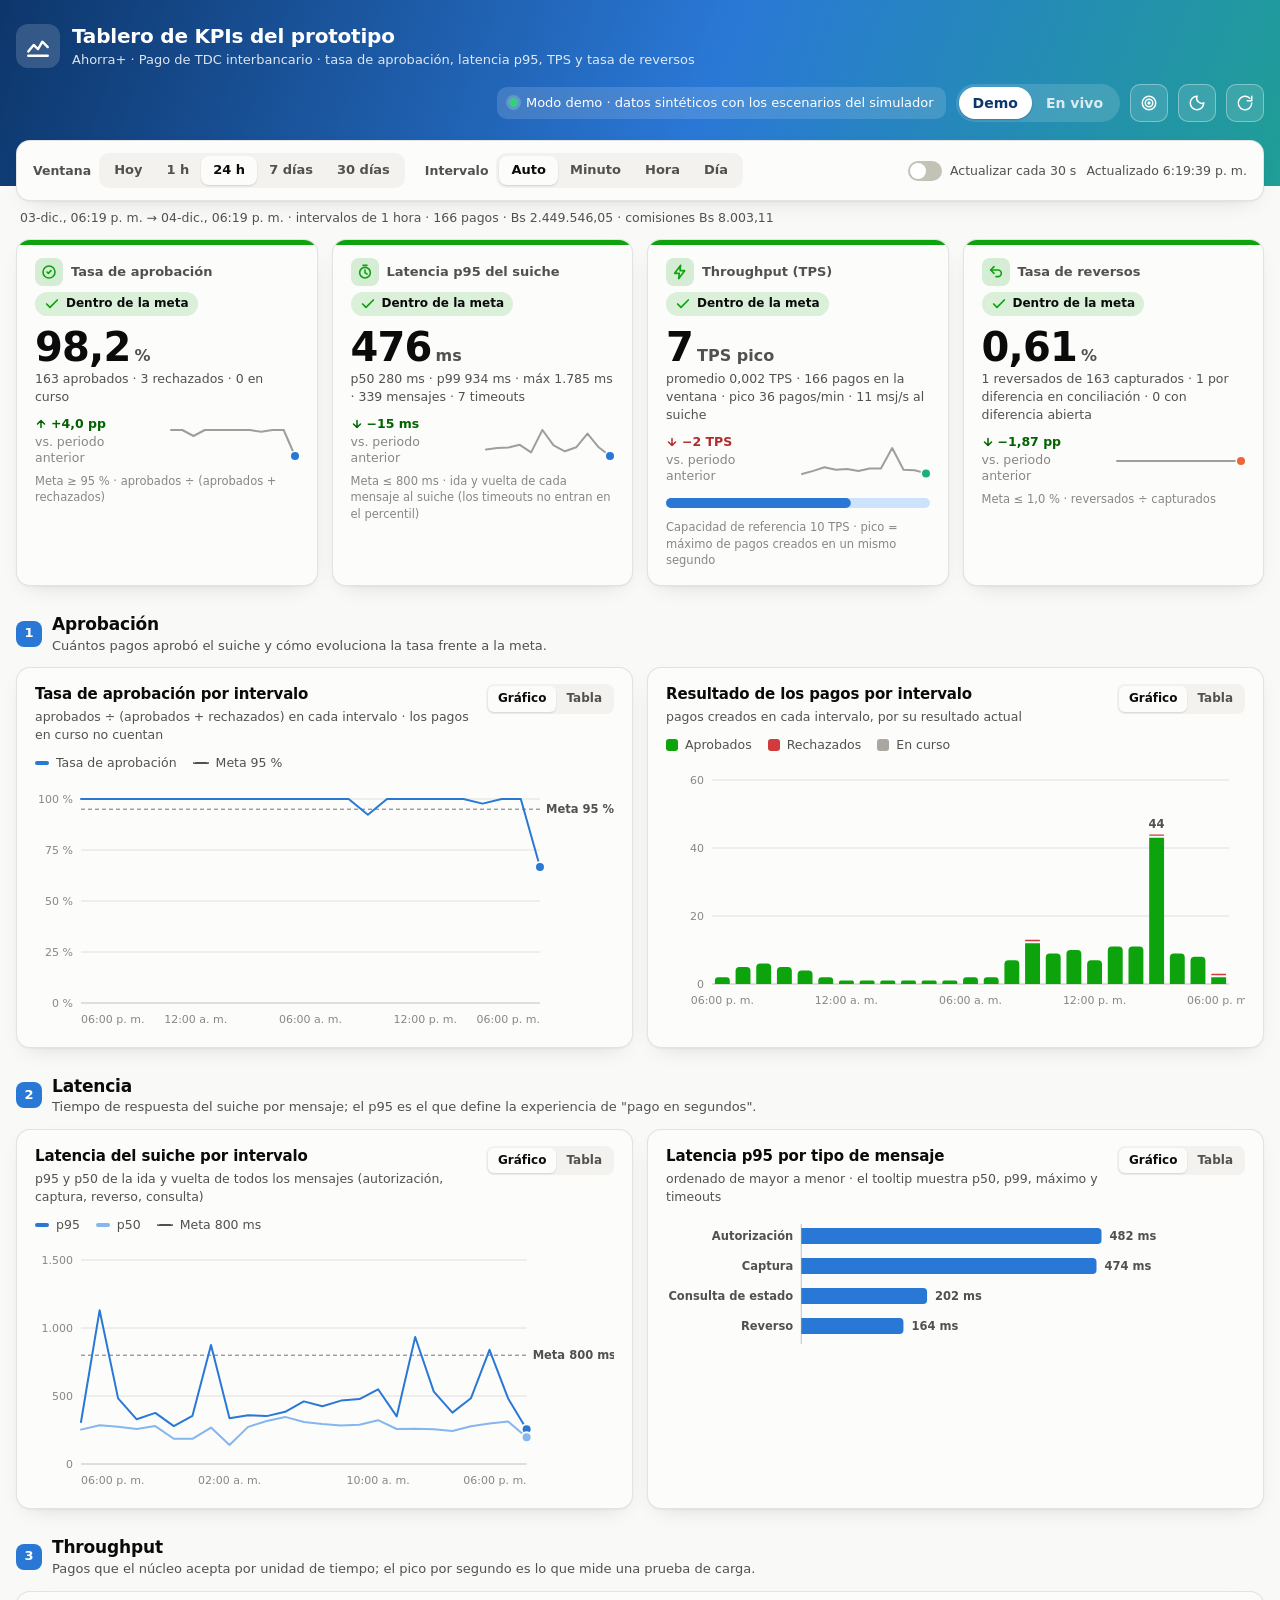
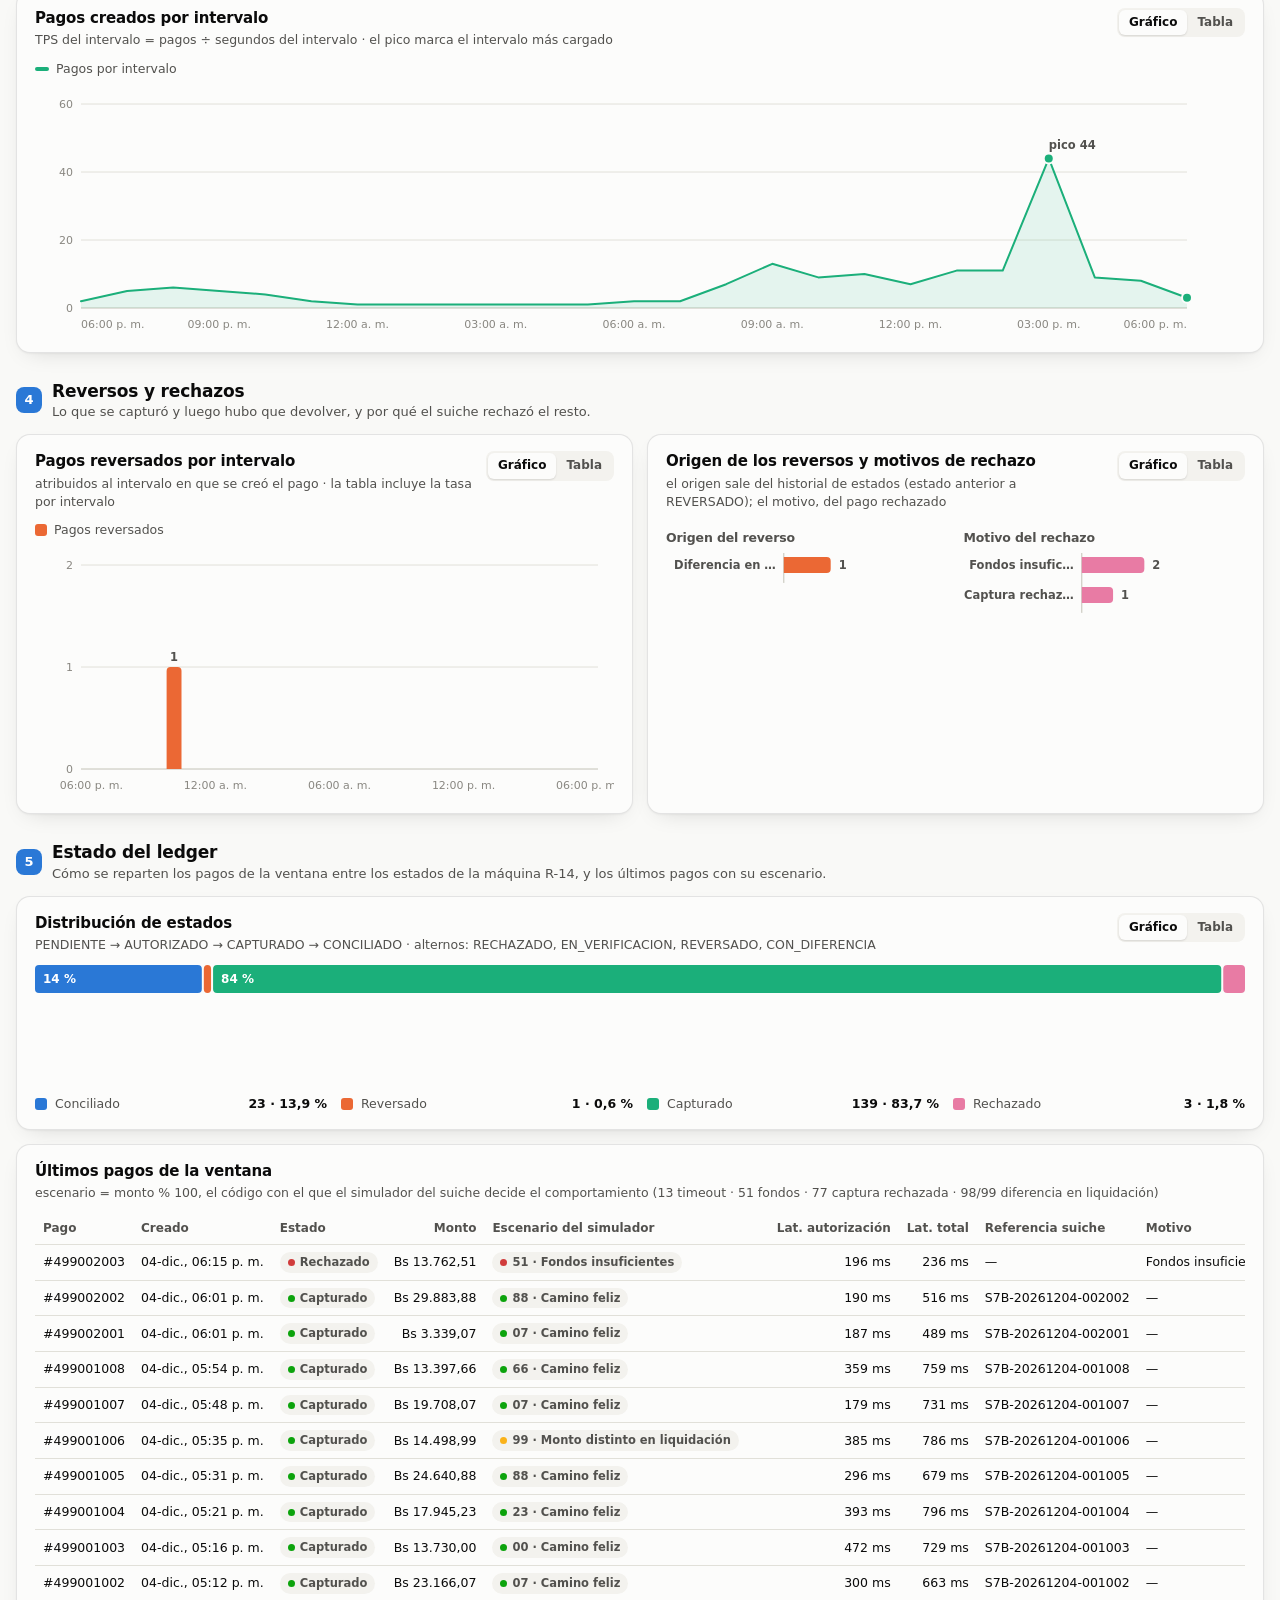
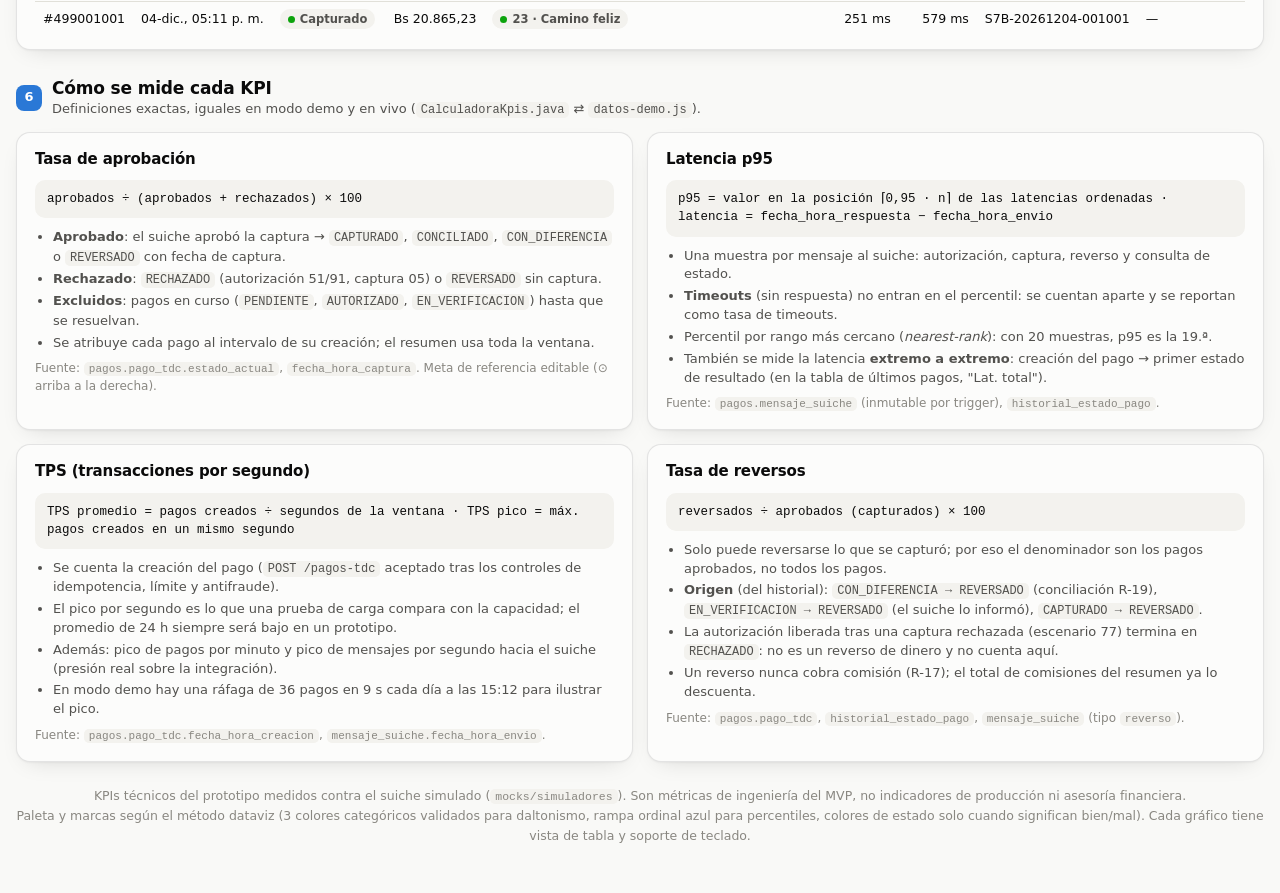
<file: tablero-kpis/index.html>
<!doctype html>
<html lang="es">
<head>
  <meta charset="utf-8">
  <meta name="viewport" content="width=device-width, initial-scale=1">
  <title>Tablero de KPIs · Ahorra+</title>
  <meta name="description" content="KPIs técnicos medidos en el prototipo de Ahorra+: tasa de aprobación, latencia p95, TPS y tasa de reversos del pago de TDC contra el suiche.">
  <link rel="stylesheet" href="estilos.css">
</head>
<body>
  <header class="banda">
    <div class="interior">
      <div class="marca">
        <div class="logo" aria-hidden="true">
          <svg width="26" height="26" viewBox="0 0 24 24" fill="none" stroke="#fff" stroke-width="2.2" stroke-linecap="round" stroke-linejoin="round"><path d="M3 17l5-6 4 4 4-7 5 5"/><path d="M3 21h18"/></svg>
        </div>
        <div>
          <h1>Tablero de KPIs del prototipo</h1>
          <p>Ahorra+ · Pago de TDC interbancario · tasa de aprobación, latencia p95, TPS y tasa de reversos</p>
        </div>
      </div>
      <div class="derecha">
        <div class="estado-fuente" aria-live="polite"><span class="punto" id="punto-fuente"></span><span id="texto-fuente">Cargando…</span></div>
        <div class="segmentado" id="modo" role="group" aria-label="Fuente de datos">
          <button type="button" data-valor="demo" aria-pressed="true">Demo</button>
          <button type="button" data-valor="vivo" aria-pressed="false">En vivo</button>
        </div>
        <button type="button" class="boton-icono" id="abrir-metas" title="Metas de referencia" aria-label="Editar metas de referencia">
          <svg width="18" height="18" viewBox="0 0 24 24" fill="none" stroke="currentColor" stroke-width="2" stroke-linecap="round"><circle cx="12" cy="12" r="9"/><circle cx="12" cy="12" r="5"/><circle cx="12" cy="12" r="1.2" fill="currentColor"/></svg>
        </button>
        <button type="button" class="boton-icono" id="tema" title="Cambiar tema claro/oscuro" aria-label="Cambiar tema claro/oscuro">
          <svg width="18" height="18" viewBox="0 0 24 24" fill="none" stroke="currentColor" stroke-width="2" stroke-linecap="round"><path d="M12 3a9 9 0 1 0 9 9 7 7 0 0 1-9-9z"/></svg>
        </button>
        <button type="button" class="boton-icono" id="actualizar" title="Actualizar ahora" aria-label="Actualizar ahora">
          <svg width="18" height="18" viewBox="0 0 24 24" fill="none" stroke="currentColor" stroke-width="2" stroke-linecap="round" stroke-linejoin="round"><path d="M21 12a9 9 0 1 1-2.6-6.4"/><path d="M21 3v6h-6"/></svg>
        </button>
      </div>
    </div>
  </header>

  <main class="contenido">
    <!-- panel de conexión al núcleo (modo en vivo) -->
    <section class="tarjeta panel-vivo" id="panel-vivo" aria-label="Conexión al núcleo">
      <form id="form-vivo">
        <div class="campo"><label for="url-nucleo">URL del núcleo (Spring Boot)</label><input id="url-nucleo" type="url" placeholder="http://localhost:8080" required></div>
        <div class="campo"><label for="correo">Correo corporativo del operador</label><input id="correo" type="email" value="admin@ahorramas.test" autocomplete="username" required></div>
        <div class="campo"><label for="clave">Clave</label><input id="clave" type="password" value="demo" autocomplete="current-password" required></div>
        <button class="boton" type="submit">Conectar y medir</button>
      </form>
      <div class="ayuda">
        <span>Operadores semilla (clave <code>demo</code>):</span>
        <button type="button" class="boton secundario pequeno acceso-rapido" data-correo="admin@ahorramas.test">admin</button>
        <button type="button" class="boton secundario pequeno acceso-rapido" data-correo="conciliacion@ahorramas.test">conciliacion</button>
        <button type="button" class="boton secundario pequeno acceso-rapido" data-correo="soporte@ahorramas.test">soporte</button>
        <span>· Lee <code>GET /api/v1/backoffice/kpis</code>, calculado sobre <code>pagos.pago_tdc</code>, <code>historial_estado_pago</code> y <code>mensaje_suiche</code>.</span>
        <span class="mensaje-error" id="error-vivo" role="alert"></span>
      </div>
    </section>

    <!-- una sola fila de filtros: todo lo de abajo se calcula sobre la misma ventana -->
    <section class="tarjeta filtros" aria-label="Filtros">
      <div class="grupo"><span>Ventana</span>
        <div class="pastillas" id="rango" role="group" aria-label="Ventana de tiempo">
          <button type="button" data-valor="hoy">Hoy</button>
          <button type="button" data-valor="1h">1 h</button>
          <button type="button" data-valor="24h">24 h</button>
          <button type="button" data-valor="7d">7 días</button>
          <button type="button" data-valor="30d">30 días</button>
        </div>
      </div>
      <div class="grupo"><span>Intervalo</span>
        <div class="pastillas" id="bucket" role="group" aria-label="Granularidad">
          <button type="button" data-valor="auto">Auto</button>
          <button type="button" data-valor="minuto">Minuto</button>
          <button type="button" data-valor="hora">Hora</button>
          <button type="button" data-valor="dia">Día</button>
        </div>
      </div>
      <div class="derecha">
        <label class="conmutador"><input type="checkbox" id="auto"> Actualizar cada 30 s</label>
        <span id="ultima-actualizacion"></span>
      </div>
    </section>
    <p class="resumen-ventana" id="resumen-ventana" aria-live="polite"></p>

    <!-- fila de KPIs -->
    <section class="kpis" aria-label="Indicadores principales">
      <article class="tarjeta kpi neutro" id="kpi-aprobacion">
        <div class="cabeza"><span class="etiqueta"><span class="icono" aria-hidden="true"><svg width="16" height="16" viewBox="0 0 24 24" fill="none" stroke="currentColor" stroke-width="2.4" stroke-linecap="round" stroke-linejoin="round"><path d="M9 12l2 2 4-4"/><circle cx="12" cy="12" r="9"/></svg></span>Tasa de aprobación</span><span class="estado-pastilla"></span></div>
        <div class="valor"><span class="cifra">—</span><small></small></div>
        <p class="detalle"></p>
        <div class="pie"><span class="delta"></span><span class="sparkline" aria-hidden="true"></span></div>
        <div class="medidor" hidden></div>
        <p class="meta"></p>
      </article>
      <article class="tarjeta kpi neutro" id="kpi-latencia">
        <div class="cabeza"><span class="etiqueta"><span class="icono" aria-hidden="true"><svg width="16" height="16" viewBox="0 0 24 24" fill="none" stroke="currentColor" stroke-width="2.4" stroke-linecap="round" stroke-linejoin="round"><circle cx="12" cy="13" r="8"/><path d="M12 9v4l3 2M9 2h6"/></svg></span>Latencia p95 del suiche</span><span class="estado-pastilla"></span></div>
        <div class="valor"><span class="cifra">—</span><small></small></div>
        <p class="detalle"></p>
        <div class="pie"><span class="delta"></span><span class="sparkline" aria-hidden="true"></span></div>
        <div class="medidor" hidden></div>
        <p class="meta"></p>
      </article>
      <article class="tarjeta kpi neutro" id="kpi-tps">
        <div class="cabeza"><span class="etiqueta"><span class="icono" aria-hidden="true"><svg width="16" height="16" viewBox="0 0 24 24" fill="none" stroke="currentColor" stroke-width="2.4" stroke-linecap="round" stroke-linejoin="round"><path d="M13 2 4 14h7l-1 8 9-12h-7z"/></svg></span>Throughput (TPS)</span><span class="estado-pastilla"></span></div>
        <div class="valor"><span class="cifra">—</span><small></small></div>
        <p class="detalle"></p>
        <div class="pie"><span class="delta"></span><span class="sparkline" aria-hidden="true"></span></div>
        <div class="medidor" hidden></div>
        <p class="meta"></p>
      </article>
      <article class="tarjeta kpi neutro" id="kpi-reversos">
        <div class="cabeza"><span class="etiqueta"><span class="icono" aria-hidden="true"><svg width="16" height="16" viewBox="0 0 24 24" fill="none" stroke="currentColor" stroke-width="2.4" stroke-linecap="round" stroke-linejoin="round"><path d="M9 14 4 9l5-5"/><path d="M4 9h11a5 5 0 0 1 0 10h-3"/></svg></span>Tasa de reversos</span><span class="estado-pastilla"></span></div>
        <div class="valor"><span class="cifra">—</span><small></small></div>
        <p class="detalle"></p>
        <div class="pie"><span class="delta"></span><span class="sparkline" aria-hidden="true"></span></div>
        <div class="medidor" hidden></div>
        <p class="meta"></p>
      </article>
    </section>

    <div class="titulo-seccion"><span class="numero">1</span><div><h2>Aprobación</h2><p>Cuántos pagos aprobó el suiche y cómo evoluciona la tasa frente a la meta.</p></div></div>
    <section class="rejilla">
      <article class="tarjeta" id="g-aprobacion">
        <header><div><h3>Tasa de aprobación por intervalo</h3><p class="sub">aprobados ÷ (aprobados + rechazados) en cada intervalo · los pagos en curso no cuentan</p></div>
          <div class="alternar" role="group" aria-label="Vista"><button type="button" data-vista="grafico" aria-pressed="true">Gráfico</button><button type="button" data-vista="tabla" aria-pressed="false">Tabla</button></div></header>
        <div class="leyenda"></div><div class="vista vista-grafico"></div><div class="vista vista-tabla" hidden></div>
      </article>
      <article class="tarjeta" id="g-resultados">
        <header><div><h3>Resultado de los pagos por intervalo</h3><p class="sub">pagos creados en cada intervalo, por su resultado actual</p></div>
          <div class="alternar" role="group" aria-label="Vista"><button type="button" data-vista="grafico" aria-pressed="true">Gráfico</button><button type="button" data-vista="tabla" aria-pressed="false">Tabla</button></div></header>
        <div class="leyenda"></div><div class="vista vista-grafico"></div><div class="vista vista-tabla" hidden></div>
      </article>
    </section>

    <div class="titulo-seccion"><span class="numero">2</span><div><h2>Latencia</h2><p>Tiempo de respuesta del suiche por mensaje; el p95 es el que define la experiencia de "pago en segundos".</p></div></div>
    <section class="rejilla">
      <article class="tarjeta" id="g-latencia">
        <header><div><h3>Latencia del suiche por intervalo</h3><p class="sub">p95 y p50 de la ida y vuelta de todos los mensajes (autorización, captura, reverso, consulta)</p></div>
          <div class="alternar" role="group" aria-label="Vista"><button type="button" data-vista="grafico" aria-pressed="true">Gráfico</button><button type="button" data-vista="tabla" aria-pressed="false">Tabla</button></div></header>
        <div class="leyenda"></div><div class="vista vista-grafico"></div><div class="vista vista-tabla" hidden></div>
      </article>
      <article class="tarjeta" id="g-tipos">
        <header><div><h3>Latencia p95 por tipo de mensaje</h3><p class="sub">ordenado de mayor a menor · el tooltip muestra p50, p99, máximo y timeouts</p></div>
          <div class="alternar" role="group" aria-label="Vista"><button type="button" data-vista="grafico" aria-pressed="true">Gráfico</button><button type="button" data-vista="tabla" aria-pressed="false">Tabla</button></div></header>
        <div class="leyenda"></div><div class="vista vista-grafico"></div><div class="vista vista-tabla" hidden></div>
      </article>
    </section>

    <div class="titulo-seccion"><span class="numero">3</span><div><h2>Throughput</h2><p>Pagos que el núcleo acepta por unidad de tiempo; el pico por segundo es lo que mide una prueba de carga.</p></div></div>
    <section class="rejilla">
      <article class="tarjeta ancha" id="g-tps">
        <header><div><h3>Pagos creados por intervalo</h3><p class="sub">TPS del intervalo = pagos ÷ segundos del intervalo · el pico marca el intervalo más cargado</p></div>
          <div class="alternar" role="group" aria-label="Vista"><button type="button" data-vista="grafico" aria-pressed="true">Gráfico</button><button type="button" data-vista="tabla" aria-pressed="false">Tabla</button></div></header>
        <div class="leyenda"></div><div class="vista vista-grafico"></div><div class="vista vista-tabla" hidden></div>
      </article>
    </section>

    <div class="titulo-seccion"><span class="numero">4</span><div><h2>Reversos y rechazos</h2><p>Lo que se capturó y luego hubo que devolver, y por qué el suiche rechazó el resto.</p></div></div>
    <section class="rejilla">
      <article class="tarjeta" id="g-reversos">
        <header><div><h3>Pagos reversados por intervalo</h3><p class="sub">atribuidos al intervalo en que se creó el pago · la tabla incluye la tasa por intervalo</p></div>
          <div class="alternar" role="group" aria-label="Vista"><button type="button" data-vista="grafico" aria-pressed="true">Gráfico</button><button type="button" data-vista="tabla" aria-pressed="false">Tabla</button></div></header>
        <div class="leyenda"></div><div class="vista vista-grafico"></div><div class="vista vista-tabla" hidden></div>
      </article>
      <article class="tarjeta" id="t-causas">
        <header><div><h3>Origen de los reversos y motivos de rechazo</h3><p class="sub">el origen sale del historial de estados (estado anterior a REVERSADO); el motivo, del pago rechazado</p></div>
          <div class="alternar" role="group" aria-label="Vista"><button type="button" data-vista="grafico" aria-pressed="true">Gráfico</button><button type="button" data-vista="tabla" aria-pressed="false">Tabla</button></div></header>
        <div class="leyenda"></div>
        <div class="vista vista-grafico dos-columnas">
          <div><h4>Origen del reverso</h4><div id="g-origen"></div></div>
          <div><h4>Motivo del rechazo</h4><div id="g-motivos"></div></div>
        </div>
        <div class="vista vista-tabla" hidden></div>
      </article>
    </section>

    <div class="titulo-seccion"><span class="numero">5</span><div><h2>Estado del ledger</h2><p>Cómo se reparten los pagos de la ventana entre los estados de la máquina R-14, y los últimos pagos con su escenario.</p></div></div>
    <section class="rejilla">
      <article class="tarjeta ancha" id="g-estados">
        <header><div><h3>Distribución de estados</h3><p class="sub">PENDIENTE → AUTORIZADO → CAPTURADO → CONCILIADO · alternos: RECHAZADO, EN_VERIFICACION, REVERSADO, CON_DIFERENCIA</p></div>
          <div class="alternar" role="group" aria-label="Vista"><button type="button" data-vista="grafico" aria-pressed="true">Gráfico</button><button type="button" data-vista="tabla" aria-pressed="false">Tabla</button></div></header>
        <div class="vista vista-grafico"></div>
        <div class="segmentada-leyenda"></div>
        <div class="vista vista-tabla" hidden></div>
      </article>
      <article class="tarjeta ancha" id="t-recientes">
        <header><div><h3>Últimos pagos de la ventana</h3><p class="sub">escenario = monto % 100, el código con el que el simulador del suiche decide el comportamiento (13 timeout · 51 fondos · 77 captura rechazada · 98/99 diferencia en liquidación)</p></div></header>
        <div class="vista vista-tabla"></div>
      </article>
    </section>

    <div class="titulo-seccion"><span class="numero">6</span><div><h2>Cómo se mide cada KPI</h2><p>Definiciones exactas, iguales en modo demo y en vivo (<code>CalculadoraKpis.java</code> ⇄ <code>datos-demo.js</code>).</p></div></div>
    <section class="definiciones">
      <article class="tarjeta definicion">
        <h3>Tasa de aprobación</h3>
        <div class="formula">aprobados ÷ (aprobados + rechazados) × 100</div>
        <ul>
          <li><b>Aprobado</b>: el suiche aprobó la captura → <code>CAPTURADO</code>, <code>CONCILIADO</code>, <code>CON_DIFERENCIA</code> o <code>REVERSADO</code> con fecha de captura.</li>
          <li><b>Rechazado</b>: <code>RECHAZADO</code> (autorización 51/91, captura 05) o <code>REVERSADO</code> sin captura.</li>
          <li><b>Excluidos</b>: pagos en curso (<code>PENDIENTE</code>, <code>AUTORIZADO</code>, <code>EN_VERIFICACION</code>) hasta que se resuelvan.</li>
          <li>Se atribuye cada pago al intervalo de su creación; el resumen usa toda la ventana.</li>
        </ul>
        <p class="fuente">Fuente: <code>pagos.pago_tdc.estado_actual</code>, <code>fecha_hora_captura</code>. Meta de referencia editable (⊙ arriba a la derecha).</p>
      </article>
      <article class="tarjeta definicion">
        <h3>Latencia p95</h3>
        <div class="formula">p95 = valor en la posición ⌈0,95 · n⌉ de las latencias ordenadas · latencia = fecha_hora_respuesta − fecha_hora_envio</div>
        <ul>
          <li>Una muestra por mensaje al suiche: autorización, captura, reverso y consulta de estado.</li>
          <li><b>Timeouts</b> (sin respuesta) no entran en el percentil: se cuentan aparte y se reportan como tasa de timeouts.</li>
          <li>Percentil por rango más cercano (<i>nearest-rank</i>): con 20 muestras, p95 es la 19.ª.</li>
          <li>También se mide la latencia <b>extremo a extremo</b>: creación del pago → primer estado de resultado (en la tabla de últimos pagos, "Lat. total").</li>
        </ul>
        <p class="fuente">Fuente: <code>pagos.mensaje_suiche</code> (inmutable por trigger), <code>historial_estado_pago</code>.</p>
      </article>
      <article class="tarjeta definicion">
        <h3>TPS (transacciones por segundo)</h3>
        <div class="formula">TPS promedio = pagos creados ÷ segundos de la ventana · TPS pico = máx. pagos creados en un mismo segundo</div>
        <ul>
          <li>Se cuenta la creación del pago (<code>POST /pagos-tdc</code> aceptado tras los controles de idempotencia, límite y antifraude).</li>
          <li>El pico por segundo es lo que una prueba de carga compara con la capacidad; el promedio de 24 h siempre será bajo en un prototipo.</li>
          <li>Además: pico de pagos por minuto y pico de mensajes por segundo hacia el suiche (presión real sobre la integración).</li>
          <li>En modo demo hay una ráfaga de 36 pagos en 9 s cada día a las 15:12 para ilustrar el pico.</li>
        </ul>
        <p class="fuente">Fuente: <code>pagos.pago_tdc.fecha_hora_creacion</code>, <code>mensaje_suiche.fecha_hora_envio</code>.</p>
      </article>
      <article class="tarjeta definicion">
        <h3>Tasa de reversos</h3>
        <div class="formula">reversados ÷ aprobados (capturados) × 100</div>
        <ul>
          <li>Solo puede reversarse lo que se capturó; por eso el denominador son los pagos aprobados, no todos los pagos.</li>
          <li><b>Origen</b> (del historial): <code>CON_DIFERENCIA → REVERSADO</code> (conciliación R-19), <code>EN_VERIFICACION → REVERSADO</code> (el suiche lo informó), <code>CAPTURADO → REVERSADO</code>.</li>
          <li>La autorización liberada tras una captura rechazada (escenario 77) termina en <code>RECHAZADO</code>: no es un reverso de dinero y no cuenta aquí.</li>
          <li>Un reverso nunca cobra comisión (R-17); el total de comisiones del resumen ya lo descuenta.</li>
        </ul>
        <p class="fuente">Fuente: <code>pagos.pago_tdc</code>, <code>historial_estado_pago</code>, <code>mensaje_suiche</code> (tipo <code>reverso</code>).</p>
      </article>
    </section>

    <p class="pie-pagina">KPIs técnicos del prototipo medidos contra el suiche simulado (<code>mocks/simuladores</code>). Son métricas de ingeniería del MVP, no indicadores de producción ni asesoría financiera.<br>
      Paleta y marcas según el método dataviz (3 colores categóricos validados para daltonismo, rampa ordinal azul para percentiles, colores de estado solo cuando significan bien/mal). Cada gráfico tiene vista de tabla y soporte de teclado.</p>
  </main>

  <dialog id="dialogo-metas">
    <form method="dialog">
      <h2>Metas de referencia</h2>
      <p>Umbrales con los que el tablero colorea cada KPI. Son objetivos del prototipo, no compromisos regulatorios. Se guardan solo en este navegador.</p>
      <div class="campos">
        <div class="campo"><label for="meta-aprobacion">Tasa de aprobación mínima (%)</label><input id="meta-aprobacion" type="number" min="0" max="100" step="0.5"></div>
        <div class="campo"><label for="meta-p95">Latencia p95 máxima (ms)</label><input id="meta-p95" type="number" min="1" step="10"></div>
        <div class="campo"><label for="meta-tps">Capacidad de referencia (TPS)</label><input id="meta-tps" type="number" min="1" step="1"></div>
        <div class="campo"><label for="meta-reversos">Tasa de reversos máxima (%)</label><input id="meta-reversos" type="number" min="0" max="100" step="0.1"></div>
      </div>
      <div class="acciones">
        <button type="button" class="boton secundario" id="restaurar-metas">Restaurar</button>
        <button type="submit" class="boton secundario" value="cancel">Cancelar</button>
        <button type="button" class="boton" id="guardar-metas">Guardar</button>
      </div>
    </form>
  </dialog>

  <script src="graficos.js"></script>
  <script src="datos-demo.js"></script>
  <script src="tablero.js"></script>
</body>
</html>
</file>
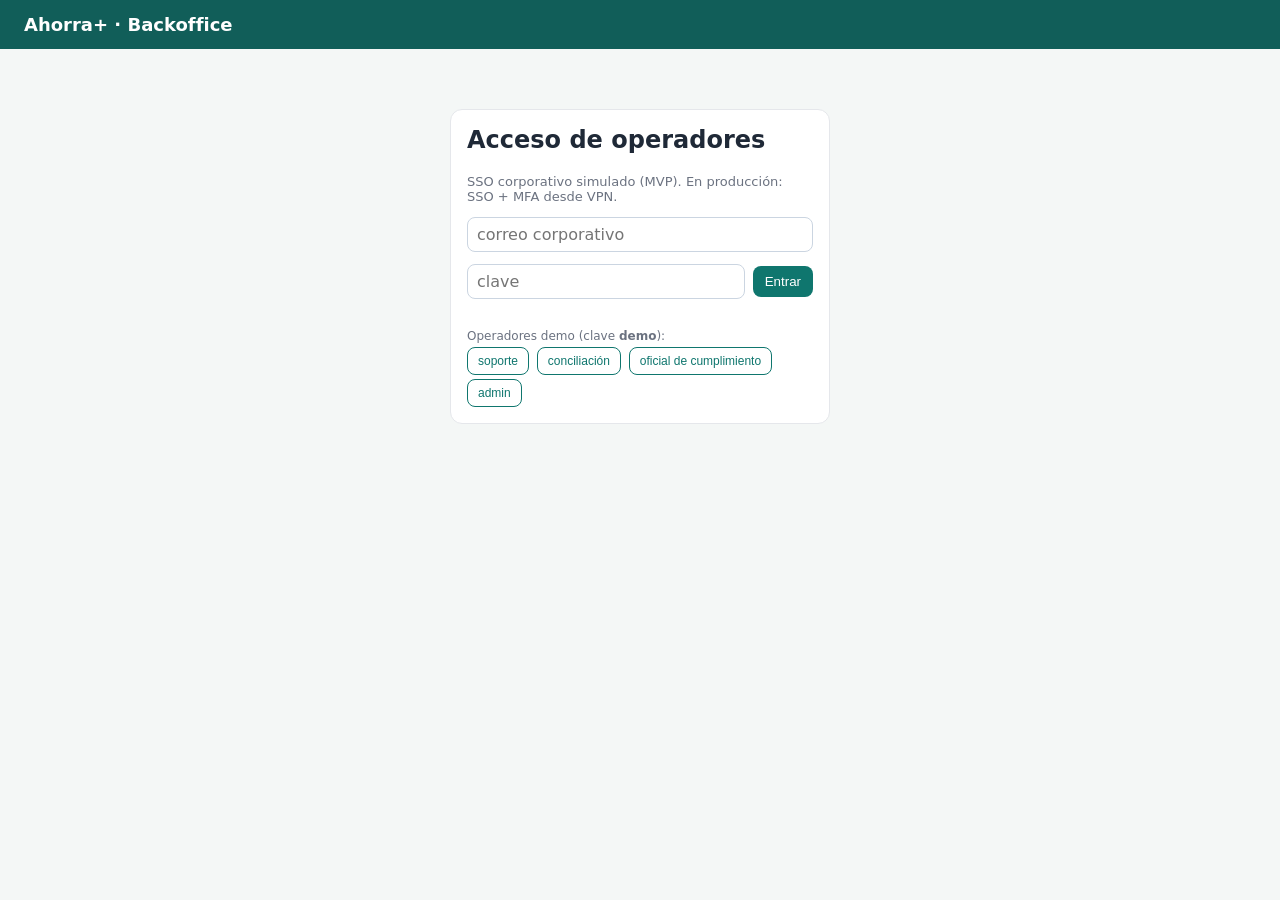
<file: backend/src/main/resources/static/backoffice/index.html>
<!doctype html>
<html lang="es">
<head>
<meta charset="utf-8">
<meta name="viewport" content="width=device-width,initial-scale=1">
<title>Ahorra+ · Backoffice</title>
<style>
  :root { --verde:#0f766e; --verde2:#115e59; --ambar:#b45309; --rojo:#b91c1c; --gris:#6b7280; --fondo:#f4f7f6; --borde:#e5e7eb; }
  * { box-sizing: border-box; }
  body { margin:0; font-family: system-ui, -apple-system, "Segoe UI", sans-serif; background: var(--fondo); color:#1f2937; }
  header { background: var(--verde2); color:#fff; padding:14px 24px; display:flex; align-items:center; gap:16px; }
  header h1 { font-size:18px; margin:0; }
  header .yo { margin-left:auto; font-size:13px; opacity:.9; }
  nav { display:flex; gap:4px; padding:0 24px; background:#fff; border-bottom:1px solid var(--borde); flex-wrap:wrap; }
  nav button { border:0; background:none; padding:12px 14px; cursor:pointer; font-size:14px; color:var(--gris); border-bottom:2px solid transparent; }
  nav button.activo { color:var(--verde); border-bottom-color:var(--verde); font-weight:600; }
  main { padding:20px 24px; max-width:1200px; }
  .tarjeta { background:#fff; border:1px solid var(--borde); border-radius:12px; padding:16px; margin-bottom:16px; }
  table { width:100%; border-collapse:collapse; font-size:13px; }
  th, td { text-align:left; padding:8px; border-bottom:1px solid var(--borde); vertical-align:top; }
  th { color:var(--gris); font-weight:600; }
  input, select, textarea { font:inherit; padding:7px 9px; border:1px solid #cbd5e1; border-radius:8px; }
  button.p { background:var(--verde); color:#fff; border:0; border-radius:8px; padding:8px 12px; cursor:pointer; }
  button.s { background:#fff; color:var(--verde); border:1px solid var(--verde); border-radius:8px; padding:6px 10px; cursor:pointer; font-size:12px; }
  .chip { display:inline-block; padding:2px 8px; border-radius:999px; font-size:11px; font-weight:600; background:#e5e7eb; }
  .ok { background:#ccfbf1; color:#115e59; } .warn { background:#fef3c7; color:#92400e; } .bad { background:#fee2e2; color:#991b1b; }
  .fila { display:flex; gap:8px; align-items:center; flex-wrap:wrap; margin-bottom:12px; }
  .kpis { display:flex; gap:12px; flex-wrap:wrap; }
  .kpi { background:#fff; border:1px solid var(--borde); border-radius:12px; padding:12px 16px; min-width:140px; }
  .kpi b { display:block; font-size:22px; }
  #login { max-width:380px; margin:60px auto; }
  .demo button { margin:4px 4px 0 0; }
  .msg { font-size:13px; color:var(--rojo); min-height:18px; }
  code { font-size:11px; color:var(--gris); word-break:break-all; }
</style>
</head>
<body>
<header><h1>Ahorra+ · Backoffice</h1><span class="yo" id="yo"></span></header>

<section id="login" class="tarjeta">
  <h2 style="margin-top:0">Acceso de operadores</h2>
  <p style="font-size:13px;color:var(--gris)">SSO corporativo simulado (MVP). En producción: SSO + MFA desde VPN.</p>
  <div class="fila"><input id="correo" placeholder="correo corporativo" style="flex:1"></div>
  <div class="fila"><input id="clave" type="password" placeholder="clave" style="flex:1"><button class="p" onclick="entrar()">Entrar</button></div>
  <div class="msg" id="msgLogin"></div>
  <div class="demo" style="font-size:12px;color:var(--gris)">Operadores demo (clave <b>demo</b>):<br>
    <button class="s" onclick="rapido('soporte')">soporte</button>
    <button class="s" onclick="rapido('conciliacion')">conciliación</button>
    <button class="s" onclick="rapido('cumplimiento')">oficial de cumplimiento</button>
    <button class="s" onclick="rapido('admin')">admin</button></div>
</section>

<div id="app" hidden>
  <nav id="tabs"></nav>
  <main id="contenido"></main>
</div>

<script>
const API = '/api/v1/backoffice';
let token = sessionStorage.getItem('bo_token'), rol = sessionStorage.getItem('bo_rol'), nombre = sessionStorage.getItem('bo_nombre');
const fmtBs = c => 'Bs ' + (c / 100).toLocaleString('es-VE', {minimumFractionDigits: 2, maximumFractionDigits: 2});
const fecha = s => s ? new Date(s).toLocaleString('es-VE') : '—';
const hoy = () => new Date(Date.now() - 4 * 3600e3).toISOString().slice(0, 10);
const esc = s => String(s ?? '').replace(/[&<>"]/g, c => ({'&':'&amp;','<':'&lt;','>':'&gt;','"':'&quot;'}[c]));
const chipEstado = e => `<span class="chip ${['CONCILIADO','CAPTURADO','resuelto','cerrado','procesado','enviado','descartada','conciliado'].includes(e) ? 'ok'
  : ['RECHAZADO','REVERSADO','CON_DIFERENCIA','alta','alto','escalada','con_diferencias','dif_monto','falta_suiche','falta_ahorra'].includes(e) ? 'bad' : 'warn'}">${esc(e)}</span>`;

async function api(metodo, ruta, cuerpo) {
  const r = await fetch(API + ruta, {method: metodo, headers: {'Content-Type': 'application/json', ...(token ? {Authorization: 'Bearer ' + token} : {})},
    body: cuerpo ? JSON.stringify(cuerpo) : undefined});
  const txt = await r.text(); const datos = txt ? JSON.parse(txt) : null;
  if (r.status === 401 && ruta !== '/auth/login') { salir(); }
  if (!r.ok) throw new Error(datos?.mensaje || ('Error ' + r.status));
  return datos;
}

function rapido(u) { document.getElementById('correo').value = u + '@ahorramas.test'; document.getElementById('clave').value = 'demo'; entrar(); }
async function entrar() {
  try {
    const s = await api('POST', '/auth/login', {correoCorporativo: correo.value, clave: clave.value});
    token = s.accessToken; rol = s.rol; nombre = s.nombre;
    sessionStorage.setItem('bo_token', token); sessionStorage.setItem('bo_rol', rol); sessionStorage.setItem('bo_nombre', nombre);
    iniciar();
  } catch (e) { msgLogin.textContent = e.message; }
}
function salir() { sessionStorage.clear(); token = null; location.reload(); }

const PESTANAS = [
  {id: 'pagos', t: 'Pagos', roles: null},
  {id: 'conciliacion', t: 'Conciliación', roles: null},
  {id: 'casos', t: 'Casos de soporte', roles: null},
  {id: 'alertas', t: 'Alertas AML', roles: ['oficial_cumpl', 'admin']},
  {id: 'reportes', t: 'Reportes regulatorios', roles: ['oficial_cumpl', 'admin']},
  {id: 'limites', t: 'Límites', roles: null},
  {id: 'auditoria', t: 'Auditoría', roles: null},
];

function iniciar() {
  login.hidden = true; app.hidden = false;
  yo.innerHTML = `${esc(nombre)} · <b>${esc(rol)}</b> · <a href="#" style="color:#fff" onclick="salir()">salir</a>`;
  tabs.innerHTML = PESTANAS.filter(p => !p.roles || p.roles.includes(rol))
    .map(p => `<button data-id="${p.id}" onclick="ir('${p.id}')">${p.t}</button>`).join('');
  ir('pagos');
}
function ir(id) {
  document.querySelectorAll('nav button').forEach(b => b.classList.toggle('activo', b.dataset.id === id));
  VISTAS[id]().catch(e => contenido.innerHTML = `<div class="tarjeta msg">${esc(e.message)}</div>`);
}

const VISTAS = {
  async pagos(estado = '') {
    const l = await api('GET', '/pagos' + (estado ? '?estado=' + estado : ''));
    const conteo = l.reduce((a, p) => (a[p.estado] = (a[p.estado] || 0) + 1, a), {});
    contenido.innerHTML = `<div class="kpis">${Object.entries(conteo).map(([k, v]) => `<div class="kpi">${chipEstado(k)}<b>${v}</b></div>`).join('')}</div><br>
      <div class="tarjeta"><div class="fila"><select id="fEstado" onchange="VISTAS.pagos(this.value)">${['', 'PENDIENTE', 'AUTORIZADO', 'EN_VERIFICACION', 'CAPTURADO',
        'CONCILIADO', 'RECHAZADO', 'REVERSADO', 'CON_DIFERENCIA'].map(e => `<option ${e === estado ? 'selected' : ''} value="${e}">${e || 'Todos los estados'}</option>`).join('')}</select></div>
      <table><tr><th>#</th><th>Usuario</th><th>Estado</th><th>Monto</th><th>Comisión</th><th>Ref. suiche</th><th>Idempotency-Key</th><th>Creado</th></tr>
      ${l.map(p => `<tr><td>${p.idPago}</td><td>${p.idUsuario}</td><td>${chipEstado(p.estado)}${p.motivoRechazo ? `<br><small>${esc(p.motivoRechazo)}</small>` : ''}</td>
        <td>${fmtBs(p.montoCts)}</td><td>${fmtBs(p.comisionCts)}</td><td><code>${esc(p.referenciaSuiche || '—')}</code></td><td><code>${esc(p.claveIdempotencia)}</code></td>
        <td>${fecha(p.fechaHoraCreacion)}</td></tr>`).join('')}</table></div>`;
  },
  async conciliacion(f) {
    const dia = f || hoy();
    const c = await api('GET', '/conciliaciones?fecha=' + dia);
    contenido.innerHTML = `<div class="tarjeta"><div class="fila"><input type="date" id="fConc" value="${dia}" onchange="VISTAS.conciliacion(this.value)">
      ${['conciliacion', 'admin'].includes(rol) ? `<button class="p" onclick="ejecutarConciliacion()">Ejecutar conciliación del día</button>` : ''}</div>
      <div class="kpis"><div class="kpi">Archivo<b style="font-size:14px">${esc(c.nombreArchivo || 'sin archivo')}</b></div>
      <div class="kpi">Estatus<b>${chipEstado(c.estatus)}</b></div><div class="kpi">Registros<b>${c.totalRegistros}</b></div>
      <div class="kpi">Monto liquidado<b style="font-size:16px">${fmtBs(c.montoTotalCts)}</b></div>
      <div class="kpi">Conciliados<b>${c.conciliados}</b></div><div class="kpi">Diferencias<b>${c.diferencias}</b></div></div>
      ${c.hashArchivo ? `<p>SHA-256: <code>${esc(c.hashArchivo)}</code> ${c.hashValido ? '<span class="chip ok">íntegro</span>' : '<span class="chip bad">no coincide</span>'}</p>` : ''}
      <table><tr><th>Pago</th><th>Línea</th><th>Resultado</th><th>Diferencia</th></tr>
      ${c.resultados.map(r => `<tr><td>${r.idPago ?? '—'}</td><td>${r.linea ?? '—'}</td><td>${chipEstado(r.resultado)}</td><td>${r.diferenciaCts == null ? '' : fmtBs(r.diferenciaCts)}</td></tr>`).join('')}</table></div>`;
  },
  async casos() {
    const l = await api('GET', '/casos');
    contenido.innerHTML = `<div class="tarjeta"><table><tr><th>#</th><th>Tipo</th><th>Prioridad</th><th>Estatus</th><th>Descripción</th><th>Pago</th><th>Abierto</th><th></th></tr>
      ${l.map(c => `<tr><td>${c.idCaso}</td><td>${esc(c.tipo)}</td><td>${chipEstado(c.prioridad)}</td><td>${chipEstado(c.estatus)}</td>
        <td>${esc(c.descripcion)}${c.resolucion ? `<br><small><b>Resolución:</b> ${esc(c.resolucion)}</small>` : ''}</td><td>${c.idPago ?? '—'}</td><td>${fecha(c.fechaApertura)}</td>
        <td>${['abierto', 'en_proceso'].includes(c.estatus) && rol !== 'oficial_cumpl' ? `<button class="s" onclick="resolverCaso(${c.idCaso})">Resolver</button>` : ''}</td></tr>`).join('')
        || '<tr><td colspan="8">Sin casos</td></tr>'}</table></div>`;
  },
  async alertas() {
    const l = await api('GET', '/alertas-aml');
    contenido.innerHTML = `<div class="tarjeta"><table><tr><th>#</th><th>Usuario</th><th>Regla</th><th>Riesgo</th><th>Estatus</th><th>Pago</th><th>Fecha</th><th>Justificación</th><th></th></tr>
      ${l.map(a => `<tr><td>${a.idAlerta}</td><td>${a.idUsuario}</td><td><code>${esc(a.reglaDisparada)}</code></td><td>${chipEstado(a.nivelRiesgo)}</td><td>${chipEstado(a.estatus)}</td>
        <td>${a.idPago ?? '—'}</td><td>${fecha(a.fechaHora)}</td><td>${esc(a.justificacion || '')}</td>
        <td>${['nueva', 'en_revision'].includes(a.estatus) ? `<button class="s" onclick="revisar(${a.idAlerta},'descartada')">Descartar</button>
          <button class="s" onclick="revisar(${a.idAlerta},'escalada')">Escalar</button>` : a.estatus === 'escalada' ? `<button class="s" onclick="ros(${a.idAlerta})">Generar ROS</button>` : ''}</td></tr>`).join('')
        || '<tr><td colspan="9">Sin alertas</td></tr>'}</table></div>`;
  },
  async reportes() {
    const l = await api('GET', '/reportes-regulatorios');
    contenido.innerHTML = `<div class="tarjeta"><table><tr><th>#</th><th>Tipo</th><th>Destino</th><th>Estatus</th><th>Generado</th><th>Acuse</th><th>Contenido</th><th></th></tr>
      ${l.map(r => `<tr><td>${r.idReporteReg}</td><td>${esc(r.tipo)}</td><td>${esc(r.destinatario)}</td><td>${chipEstado(r.estatus)}</td><td>${fecha(r.fechaGeneracion)}</td>
        <td><code>${esc(r.numeroAcuse || '—')}</code></td><td><code>${esc(r.contenido)}</code></td>
        <td>${r.estatus === 'borrador' ? `<button class="s" onclick="enviar(${r.idReporteReg})">Enviar a ${esc(r.destinatario)}</button>` : ''}</td></tr>`).join('')
        || '<tr><td colspan="8">Sin reportes</td></tr>'}</table></div>`;
  },
  async limites() {
    contenido.innerHTML = `<div class="tarjeta"><div class="fila"><input id="lUsuario" type="number" placeholder="id de usuario"><button class="p" onclick="verLimite()">Consultar</button></div>
      <div id="lRes"></div></div>`;
  },
  async auditoria() {
    const a = await api('GET', '/auditoria?limite=150');
    contenido.innerHTML = `<div class="tarjeta"><p>Cadena de hashes: ${a.cadenaIntegra ? '<span class="chip ok">íntegra — ningún evento fue alterado</span>' : '<span class="chip bad">ALTERADA</span>'}</p>
      <table><tr><th>#</th><th>Fecha</th><th>Actor</th><th>Acción</th><th>Entidad</th><th>Detalle (sin PII)</th><th>Hash</th></tr>
      ${a.eventos.map(e => `<tr><td>${e.idEvento}</td><td>${fecha(e.fechaHora)}</td><td>${esc(e.actorTipo)} ${esc(e.actorId || '')}</td><td><b>${esc(e.accion)}</b></td>
        <td>${esc(e.entidad)} ${esc(e.idEntidad || '')}</td><td><code>${esc(e.detalle)}</code></td><td><code>${esc(e.hashActual.slice(0, 16))}…</code></td></tr>`).join('')}</table></div>`;
  },
};

async function ejecutarConciliacion() {
  try { await api('POST', '/conciliaciones', {fecha: fConc.value}); VISTAS.conciliacion(fConc.value); } catch (e) { alert(e.message); }
}
async function resolverCaso(id) {
  const res = prompt('Resolución del caso #' + id); if (!res) return;
  try { await api('PATCH', '/casos/' + id, {estatus: 'resuelto', resolucion: res}); ir('casos'); } catch (e) { alert(e.message); }
}
async function revisar(id, estatus) {
  const j = prompt('Justificación (obligatoria)'); if (!j) return;
  try { await api('PATCH', '/alertas-aml/' + id, {estatus, justificacion: j}); ir('alertas'); } catch (e) { alert(e.message); }
}
async function ros(id) { try { await api('POST', '/reportes-regulatorios', {idAlerta: id}); ir('reportes'); } catch (e) { alert(e.message); } }
async function enviar(id) { try { await api('POST', `/reportes-regulatorios/${id}/enviar`); ir('reportes'); } catch (e) { alert(e.message); } }
async function verLimite() {
  const id = lUsuario.value; if (!id) return;
  try {
    const l = await api('GET', `/usuarios/${id}/limite`);
    lRes.innerHTML = `<p>Vigente: <b>${fmtBs(l.montoMaxDiarioCts)}</b> diarios · <b>${l.maxOperacionesDiarias}</b> operaciones</p>
      ${['oficial_cumpl', 'admin'].includes(rol) ? `<div class="fila"><input id="lMonto" type="number" placeholder="nuevo máximo diario (Bs)"><input id="lOps" type="number" placeholder="operaciones/día">
      <input id="lMotivo" placeholder="motivo del cambio" style="flex:1"><button class="p" onclick="cambiarLimite(${id})">Cambiar</button></div>` : ''}`;
  } catch (e) { lRes.innerHTML = `<p class="msg">${esc(e.message)}</p>`; }
}
async function cambiarLimite(id) {
  try {
    await api('PUT', `/usuarios/${id}/limite`, {montoMaxDiarioCts: Math.round(Number(lMonto.value) * 100), maxOperacionesDiarias: Number(lOps.value), motivoCambio: lMotivo.value});
    verLimite();
  } catch (e) { alert(e.message); }
}
if (token) iniciar();
</script>
</body>
</html>
</file>
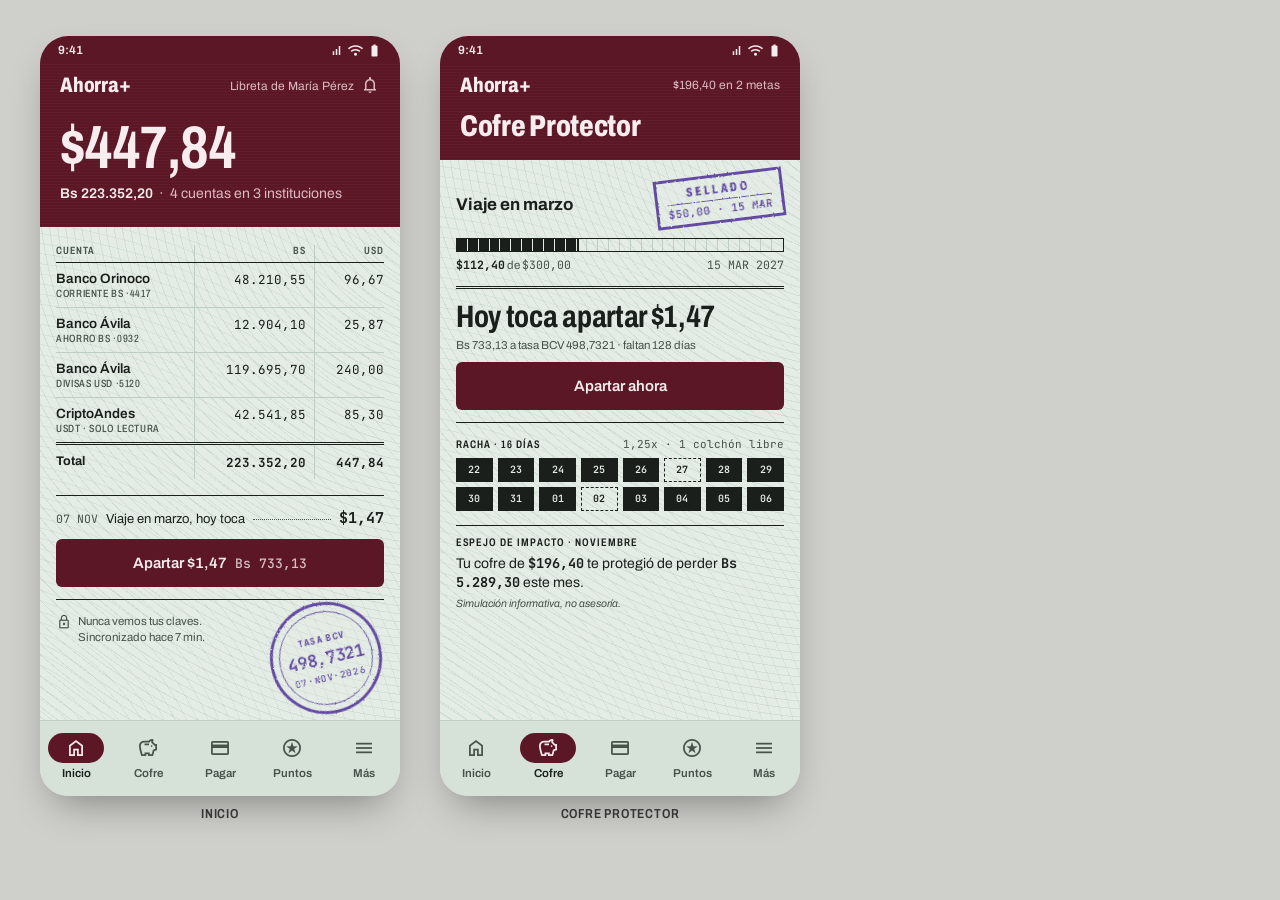
<file: .impeccable/mocks/decision/src/assigned.html>
<!doctype html>
<html lang="es"><head><meta charset="utf-8">
<title>Libreta de ahorro</title>
<link href="https://fonts.googleapis.com/css2?family=Archivo:wdth,wght@62..125,400..800&family=JetBrains+Mono:wght@400;500;700&display=block" rel="stylesheet">
<link href="https://fonts.googleapis.com/css2?family=Material+Symbols+Outlined:opsz,wght,FILL,GRAD@24,400,0,0&display=block" rel="stylesheet">
<style>
:root{
  --cover:#5C1726; --cover-deep:#43101C; --on-cover:#F7ECEE; --on-cover2:#DDBBC3;
  --page:#E4ECE5; --page-2:#D6E1D8; --rule:#9DB0A2; --rule-soft:#BFCEC2;
  --ink:#1B1F1C; --ink2:#47524A; --stamp:#5A3E9E;
}
*{box-sizing:border-box;margin:0;padding:0}
body{background:#CFCFCB;display:flex;gap:40px;padding:36px 40px 28px;width:840px;font-family:"Archivo",sans-serif;color:var(--ink)}
.col{display:flex;flex-direction:column;align-items:center;gap:12px}
.cap{font:600 13px/1 "Archivo";font-stretch:80%;letter-spacing:.06em;text-transform:uppercase;color:#3b3b39}
.phone{width:360px;height:760px;border-radius:28px;overflow:hidden;position:relative;display:flex;flex-direction:column;background:var(--page);box-shadow:0 18px 40px -14px rgba(0,0,0,.4)}
.ms{font-family:"Material Symbols Outlined";font-size:22px;line-height:1;font-weight:400;font-style:normal}
.mono{font-family:"JetBrains Mono",monospace;font-variant-numeric:tabular-nums}
.narrow{font-stretch:72%;text-transform:uppercase;letter-spacing:.09em;font-weight:600}
.status{height:28px;display:flex;align-items:center;justify-content:space-between;padding:0 18px;font:600 12px "Archivo";color:var(--on-cover);background:var(--cover)}
.status .ic{display:flex;gap:4px}.status .ms{font-size:15px}
.cover{background:var(--cover);color:var(--on-cover);padding:10px 20px 26px;position:relative;
  background-image:repeating-linear-gradient(0deg,rgba(255,255,255,.025) 0 1px,transparent 1px 3px)}
.toprow{display:flex;justify-content:space-between;align-items:center}
.word{font-weight:800;font-size:21px;font-stretch:78%;letter-spacing:-.01em}
.who{font-size:12px;color:var(--on-cover2)}
.total{font-weight:700;font-stretch:74%;font-size:60px;letter-spacing:-.02em;line-height:1;margin-top:22px;font-variant-numeric:tabular-nums}
.sub{font-size:14px;color:var(--on-cover2);margin-top:8px}
.sub b{color:var(--on-cover);font-weight:600}
.page{flex:1;position:relative;padding:18px 16px 0;
  background-color:var(--page);
  background-image:
    repeating-radial-gradient(circle at 115% -10%,transparent 0 7px,rgba(150,178,157,.22) 7px 8px),
    repeating-radial-gradient(circle at -20% 120%,transparent 0 9px,rgba(150,178,157,.16) 9px 10px);}
table{width:100%;border-collapse:collapse}
th{font:600 10.5px "Archivo";font-stretch:72%;letter-spacing:.1em;text-transform:uppercase;color:var(--ink2);text-align:right;padding:0 8px 6px;border-bottom:1px solid var(--ink)}
th:first-child,td:first-child{text-align:left;padding-left:0}
td{padding:8px 8px;border-bottom:1px solid var(--rule-soft);font-size:12.5px;text-align:right;vertical-align:top}
td+td,th+th{border-left:1px solid var(--rule-soft)}
td:last-child,th:last-child{padding-right:0}
.acc{font-weight:600;font-size:13.5px}
.acc small{display:block;font:500 10.5px "Archivo";font-stretch:75%;letter-spacing:.06em;text-transform:uppercase;color:var(--ink2);margin-top:2px}
tr.tot td{border-top:3px double var(--ink);border-bottom:none;font-weight:700;padding-top:9px}
.stamp{position:absolute;right:18px;bottom:6px;width:112px;height:112px;border-radius:50%;border:3px solid var(--stamp);color:var(--stamp);
  transform:rotate(-13deg);display:flex;flex-direction:column;align-items:center;justify-content:center;text-align:center;filter:url(#ink);opacity:.92;background:rgba(228,236,229,.35)}
.stamp::before{content:"";position:absolute;inset:6px;border-radius:50%;border:1px solid var(--stamp)}
.stamp .a{font:700 10px "Archivo";font-stretch:70%;letter-spacing:.16em}
.stamp .b{font:700 17px "JetBrains Mono";margin:3px 0 2px;letter-spacing:-.02em}
.stamp .c{font:600 9.5px "JetBrains Mono";letter-spacing:.06em}
.route{margin-top:16px;border-top:1px solid var(--ink);border-bottom:1px solid var(--ink);padding:12px 0}
.route .line{display:flex;align-items:baseline;gap:8px;font-size:13px}
.route .line .d{color:var(--ink2);font-size:11.5px}
.route .lead{flex:1;border-bottom:1.5px dotted var(--ink2);transform:translateY(-3px)}
.route .amt{font-weight:700;font-size:15px}
.btn{margin-top:11px;height:48px;border-radius:6px;background:var(--cover);color:var(--on-cover);display:flex;align-items:center;justify-content:center;gap:8px;font-weight:600;font-size:15px}
.btn .mono{font-size:13px;opacity:.8;font-weight:500}
.note{display:flex;gap:6px;align-items:flex-start;font-size:11.5px;line-height:1.35;color:var(--ink2);margin-top:14px;max-width:190px}
.note .ms{font-size:16px}
.nav{height:76px;background:var(--page-2);border-top:1px solid var(--rule-soft);display:flex;justify-content:space-around;align-items:center;padding-bottom:6px}
.nav div{display:flex;flex-direction:column;align-items:center;gap:4px;font-size:11.5px;font-weight:600;color:var(--ink2);width:62px}
.nav .pill{width:56px;height:30px;border-radius:15px;display:grid;place-items:center}
.nav .on{color:var(--ink)} .nav .on .pill{background:var(--cover);color:var(--on-cover)}
/* Cofre */
.cover.slim{padding:10px 20px 18px}
.ttl{font-weight:800;font-stretch:76%;font-size:30px;letter-spacing:-.01em;margin-top:14px}
.meta-h{display:flex;justify-content:space-between;align-items:center;height:52px}
.meta-h h3{font-size:17px;font-weight:700}
.meta-h .mono{font-size:11.5px;color:var(--ink2)}
.cells{display:grid;grid-template-columns:repeat(30,1fr);border:1px solid var(--ink);height:14px;margin-top:8px}
.cells i{border-right:1px solid var(--rule-soft)}.cells i:last-child{border:none}
.cells i.f{background:var(--ink);border-right-color:var(--page)}
.cells i.h{background:linear-gradient(90deg,var(--ink) 24%,transparent 24%)}
.prog{display:flex;justify-content:space-between;font-size:11.5px;margin-top:5px;color:var(--ink2)}
.prog b{color:var(--ink)}
.hoy{margin-top:14px;border-top:3px double var(--ink);border-bottom:1px solid var(--ink);padding:12px 0 12px}
.hoy .big{font-variant-numeric:tabular-nums;font-weight:700;font-stretch:76%;font-size:31px;letter-spacing:-.01em;line-height:1.05}
.hoy .small{font-size:11.5px;color:var(--ink2);margin-top:5px}
.sec{display:flex;justify-content:space-between;align-items:baseline;margin-top:14px;font-size:11px}
.sec .narrow{font-size:11px;color:var(--ink)}
.sec .mono{font-size:11px;color:var(--ink2)}
.days{display:grid;grid-template-columns:repeat(8,1fr);gap:5px;margin-top:7px}
.days span{height:24px;border:1px solid var(--ink);display:grid;place-items:center;font:600 10px "JetBrains Mono";background:var(--ink);color:var(--page)}
.days span.c{background:transparent;color:var(--ink);border-style:dashed}
.mirror{margin-top:14px;border-top:1px solid var(--ink);padding-top:10px}
.mirror p{font-size:14px;line-height:1.35}
.mirror p b{font-family:"JetBrains Mono";font-size:13.5px}
.mirror .disc{font-size:10.5px;color:var(--ink2);margin-top:5px;font-style:italic}
.seal{position:absolute;right:16px;top:14px;border:3px solid var(--stamp);color:var(--stamp);padding:5px 9px 4px;transform:rotate(-7deg);filter:url(#ink);text-align:center;opacity:.92;background:rgba(228,236,229,.4)}
.seal .a{font:800 13px "Archivo";font-stretch:68%;letter-spacing:.2em}
.seal .b{font:700 11px "JetBrains Mono";border-top:1px solid var(--stamp);margin-top:3px;padding-top:2px}
</style></head>
<body>
<svg width="0" height="0" style="position:absolute"><filter id="ink"><feTurbulence type="fractalNoise" baseFrequency=".9" numOctaves="2" seed="4"/><feDisplacementMap in="SourceGraphic" scale="2.2"/></filter></svg>

<div class="col">
<div class="phone">
  <div class="status"><span>9:41</span><span class="ic"><span class="ms">signal_cellular_alt</span><span class="ms">wifi</span><span class="ms">battery_full</span></span></div>
  <div class="cover">
    <div class="toprow"><span class="word">Ahorra+</span><span class="who">Libreta de María Pérez &nbsp;<span class="ms" style="font-size:20px;vertical-align:-5px">notifications</span></span></div>
    <div class="total">$447,84</div>
    <div class="sub"><b>Bs 223.352,20</b> &nbsp;·&nbsp; 4 cuentas en 3 instituciones</div>
  </div>
  <div class="page">
    <div class="stamp"><span class="a">TASA BCV</span><span class="b">498,7321</span><span class="c">07·NOV·2026</span></div>
    <table>
      <tr><th>Cuenta</th><th>Bs</th><th>USD</th></tr>
      <tr><td class="acc">Banco Orinoco<small>Corriente Bs ·4417</small></td><td class="mono">48.210,55</td><td class="mono">96,67</td></tr>
      <tr><td class="acc">Banco Ávila<small>Ahorro Bs ·0932</small></td><td class="mono">12.904,10</td><td class="mono">25,87</td></tr>
      <tr><td class="acc">Banco Ávila<small>Divisas USD ·5120</small></td><td class="mono">119.695,70</td><td class="mono">240,00</td></tr>
      <tr><td class="acc">CriptoAndes<small>USDT · solo lectura</small></td><td class="mono">42.541,85</td><td class="mono">85,30</td></tr>
      <tr class="tot"><td>Total</td><td class="mono">223.352,20</td><td class="mono">447,84</td></tr>
    </table>
    <div class="route">
      <div class="line"><span class="mono d">07 NOV</span><span>Viaje en marzo, hoy toca</span><span class="lead"></span><span class="mono amt">$1,47</span></div>
      <div class="btn">Apartar $1,47 <span class="mono">Bs 733,13</span></div>
    </div>
    <div class="note"><span class="ms">lock</span>Nunca vemos tus claves. Sincronizado hace 7 min.</div>
  </div>
  <div class="nav">
    <div class="on"><span class="pill"><span class="ms">home</span></span>Inicio</div>
    <div><span class="pill"><span class="ms">savings</span></span>Cofre</div>
    <div><span class="pill"><span class="ms">credit_card</span></span>Pagar</div>
    <div><span class="pill"><span class="ms">stars</span></span>Puntos</div>
    <div><span class="pill"><span class="ms">menu</span></span>Más</div>
  </div>
</div>
<span class="cap">Inicio</span></div>

<div class="col">
<div class="phone">
  <div class="status"><span>9:41</span><span class="ic"><span class="ms">signal_cellular_alt</span><span class="ms">wifi</span><span class="ms">battery_full</span></span></div>
  <div class="cover slim">
    <div class="toprow"><span class="word">Ahorra+</span><span class="who">$196,40 en 2 metas</span></div>
    <div class="ttl">Cofre Protector</div>
  </div>
  <div class="page">
    <div class="seal"><div class="a">SELLADO</div><div class="b">$50,00 · 15 MAR</div></div>
    <div class="meta-h"><h3>Viaje en marzo</h3></div>
    <div class="cells">
      <i class="f"></i><i class="f"></i><i class="f"></i><i class="f"></i><i class="f"></i><i class="f"></i><i class="f"></i><i class="f"></i><i class="f"></i><i class="f"></i><i class="f"></i><i class="h"></i><i></i><i></i><i></i><i></i><i></i><i></i><i></i><i></i><i></i><i></i><i></i><i></i><i></i><i></i><i></i><i></i><i></i><i></i>
    </div>
    <div class="prog"><span><b class="mono">$112,40</b> de <span class="mono">$300,00</span></span><span class="mono">15 MAR 2027</span></div>
    <div class="hoy">
      <div class="big">Hoy toca apartar $1,47</div>
      <div class="small">Bs 733,13 a tasa BCV 498,7321 · faltan 128 días</div>
      <div class="btn">Apartar ahora</div>
    </div>
    <div class="sec"><span class="narrow">Racha · 16 días</span><span class="mono">1,25x · 1 colchón libre</span></div>
    <div class="days">
      <span>22</span><span>23</span><span>24</span><span>25</span><span>26</span><span class="c">27</span><span>28</span><span>29</span>
      <span>30</span><span>31</span><span>01</span><span class="c">02</span><span>03</span><span>04</span><span>05</span><span>06</span>
    </div>
    <div class="mirror">
      <div class="sec" style="margin-top:0"><span class="narrow">Espejo de Impacto · noviembre</span></div>
      <p style="margin-top:6px;max-width:300px">Tu cofre de <b>$196,40</b> te protegió de perder <b>Bs 5.289,30</b> este mes.</p>
      <div class="disc">Simulación informativa, no asesoría.</div>
    </div>
  </div>
  <div class="nav">
    <div><span class="pill"><span class="ms">home</span></span>Inicio</div>
    <div class="on"><span class="pill"><span class="ms">savings</span></span>Cofre</div>
    <div><span class="pill"><span class="ms">credit_card</span></span>Pagar</div>
    <div><span class="pill"><span class="ms">stars</span></span>Puntos</div>
    <div><span class="pill"><span class="ms">menu</span></span>Más</div>
  </div>
</div>
<span class="cap">Cofre Protector</span></div>
</body></html>
</file>
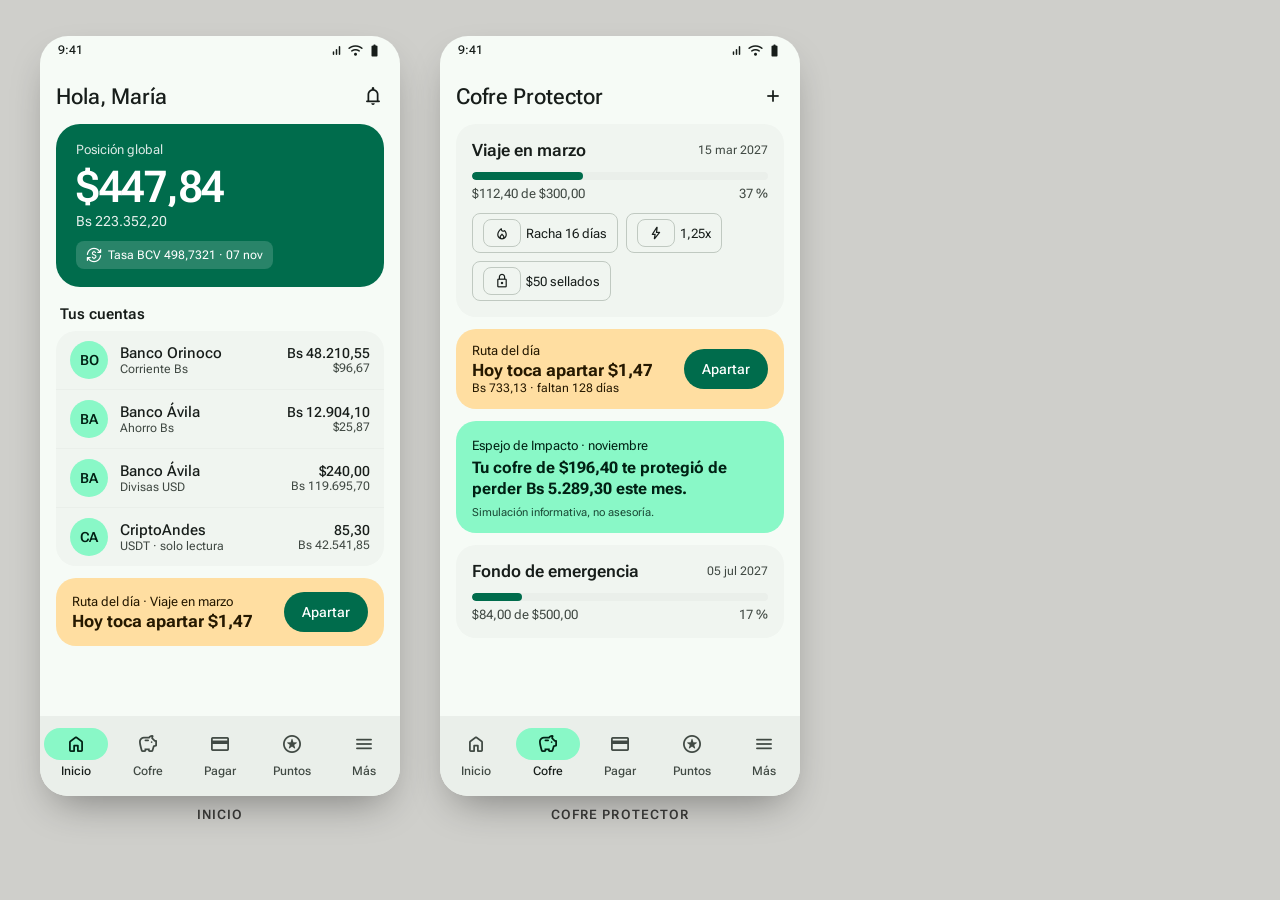
<file: .impeccable/mocks/decision/src/canon.html>
<!doctype html>
<html lang="es"><head><meta charset="utf-8">
<title>Estándar de la categoría</title>
<link href="https://fonts.googleapis.com/css2?family=Roboto+Flex:opsz,wght@8..144,400..800&display=block" rel="stylesheet">
<link href="https://fonts.googleapis.com/css2?family=Material+Symbols+Rounded:opsz,wght,FILL,GRAD@24,400,0,0&display=block" rel="stylesheet">
<style>
:root{--surface:#F6FBF6;--sc:#EAEFEA;--scl:#F0F5F0;--on:#171D1A;--on2:#404943;--primary:#006C4C;--on-primary:#FFFFFF;--pc:#89F8C7;--on-pc:#002114;--outline:#C0C9C1;--ter:#7A5900;--tc:#FFDEA1}
*{box-sizing:border-box;margin:0;padding:0}
body{background:#CFCFCB;display:flex;gap:40px;padding:36px 40px 28px;width:840px;font-family:"Roboto Flex",sans-serif;color:var(--on)}
.col{display:flex;flex-direction:column;align-items:center;gap:12px}
.cap{font:600 13px/1 "Roboto Flex";letter-spacing:.08em;text-transform:uppercase;color:#3b3b39}
.phone{width:360px;height:760px;border-radius:28px;overflow:hidden;position:relative;display:flex;flex-direction:column;background:var(--surface);box-shadow:0 18px 40px -14px rgba(0,0,0,.4)}
.ms{font-family:"Material Symbols Rounded";font-size:22px;line-height:1;font-weight:400;font-style:normal}
.num{font-variant-numeric:tabular-nums}
.status{height:28px;display:flex;align-items:center;justify-content:space-between;padding:0 18px;font-weight:500;font-size:12px}
.status .ic{display:flex;gap:4px}.status .ms{font-size:15px}
.body{flex:1;padding:4px 16px 0;overflow:hidden}
.bar{display:flex;justify-content:space-between;align-items:center;height:56px}
.bar h1{font-size:22px;font-weight:500}
.hero{background:var(--primary);color:var(--on-primary);border-radius:24px;padding:18px 20px}
.hero .l{font-size:13px;opacity:.85}
.hero .t{font-size:44px;font-weight:600;letter-spacing:-.01em;margin-top:4px}
.hero .s{font-size:14px;opacity:.9}
.hero .chip{display:inline-flex;gap:6px;align-items:center;margin-top:12px;background:rgba(255,255,255,.16);padding:6px 10px;border-radius:8px;font-size:12px}
.hero .chip .ms{font-size:16px}
.sh{font-size:15px;font-weight:600;margin:18px 4px 8px}
.list{background:var(--scl);border-radius:20px;overflow:hidden}
.it{display:flex;align-items:center;gap:12px;padding:10px 14px;border-bottom:1px solid var(--sc)}
.av{width:38px;height:38px;border-radius:50%;background:var(--pc);color:var(--on-pc);display:grid;place-items:center;font-weight:600;font-size:14px}
.it .n{flex:1;font-size:14.5px;font-weight:500}.it .n small{display:block;font-size:12px;color:var(--on2);font-weight:400}
.it .v{text-align:right;font-size:14px;font-weight:500}.it .v small{display:block;font-size:12px;color:var(--on2);font-weight:400}
.card{background:var(--tc);border-radius:20px;padding:14px 16px;margin-top:12px;display:flex;justify-content:space-between;align-items:center;gap:10px}
.card .t{font-size:13px;color:#261900}.card .t b{display:block;font-size:17px;margin-top:2px}
.fb{height:40px;padding:0 18px;border-radius:20px;background:var(--primary);color:#fff;display:grid;place-items:center;font-weight:500;font-size:14px}
.nav{height:80px;background:var(--sc);display:flex;justify-content:space-around;align-items:center;padding-bottom:6px}
.nav div{display:flex;flex-direction:column;align-items:center;gap:4px;font-size:12px;font-weight:500;color:var(--on2);width:62px}
.nav .pill{width:64px;height:32px;border-radius:16px;display:grid;place-items:center}
.nav .on{color:var(--on)} .nav .on .pill{background:var(--pc);color:var(--on-pc)}
/* cofre */
.goal{background:var(--scl);border-radius:20px;padding:16px}
.goal .h{display:flex;justify-content:space-between;align-items:center}
.goal .h b{font-size:17px;font-weight:600}
.goal .h span{font-size:12px;color:var(--on2)}
.track{height:8px;border-radius:4px;background:var(--sc);margin-top:12px;overflow:hidden}
.track i{display:block;height:100%;width:37.5%;background:var(--primary);border-radius:4px}
.goal .p{display:flex;justify-content:space-between;font-size:12.5px;color:var(--on2);margin-top:6px}
.chips{display:flex;gap:8px;margin-top:12px;flex-wrap:wrap}
.chips span{border:1px solid var(--outline);border-radius:8px;padding:5px 10px;font-size:12.5px;display:flex;gap:5px;align-items:center}
.chips .ms{font-size:16px}
.mir{background:var(--pc);color:var(--on-pc);border-radius:20px;padding:14px 16px;margin-top:12px}
.mir b{font-size:16px;display:block;margin-top:4px;line-height:1.3}
.mir small{font-size:11px;opacity:.8;display:block;margin-top:6px}
</style></head>
<body>
<div class="col">
<div class="phone">
  <div class="status"><span>9:41</span><span class="ic"><span class="ms">signal_cellular_alt</span><span class="ms">wifi</span><span class="ms">battery_full</span></span></div>
  <div class="body">
    <div class="bar"><h1>Hola, María</h1><span class="ms">notifications</span></div>
    <div class="hero"><div class="l">Posición global</div><div class="t num">$447,84</div><div class="s num">Bs 223.352,20</div><div class="chip"><span class="ms">currency_exchange</span>Tasa BCV 498,7321 · 07 nov</div></div>
    <div class="sh">Tus cuentas</div>
    <div class="list">
      <div class="it"><span class="av">BO</span><span class="n">Banco Orinoco<small>Corriente Bs</small></span><span class="v num">Bs 48.210,55<small>$96,67</small></span></div>
      <div class="it"><span class="av">BA</span><span class="n">Banco Ávila<small>Ahorro Bs</small></span><span class="v num">Bs 12.904,10<small>$25,87</small></span></div>
      <div class="it"><span class="av">BA</span><span class="n">Banco Ávila<small>Divisas USD</small></span><span class="v num">$240,00<small>Bs 119.695,70</small></span></div>
      <div class="it" style="border:none"><span class="av">CA</span><span class="n">CriptoAndes<small>USDT · solo lectura</small></span><span class="v num">85,30<small>Bs 42.541,85</small></span></div>
    </div>
    <div class="card"><span class="t">Ruta del día · Viaje en marzo<b class="num">Hoy toca apartar $1,47</b></span><span class="fb">Apartar</span></div>
  </div>
  <div class="nav">
    <div class="on"><span class="pill"><span class="ms">home</span></span>Inicio</div>
    <div><span class="pill"><span class="ms">savings</span></span>Cofre</div>
    <div><span class="pill"><span class="ms">credit_card</span></span>Pagar</div>
    <div><span class="pill"><span class="ms">stars</span></span>Puntos</div>
    <div><span class="pill"><span class="ms">menu</span></span>Más</div>
  </div>
</div>
<span class="cap">Inicio</span></div>

<div class="col">
<div class="phone">
  <div class="status"><span>9:41</span><span class="ic"><span class="ms">signal_cellular_alt</span><span class="ms">wifi</span><span class="ms">battery_full</span></span></div>
  <div class="body">
    <div class="bar"><h1>Cofre Protector</h1><span class="ms">add</span></div>
    <div class="goal">
      <div class="h"><b>Viaje en marzo</b><span class="num">15 mar 2027</span></div>
      <div class="track"><i></i></div>
      <div class="p num"><span>$112,40 de $300,00</span><span>37 %</span></div>
      <div class="chips"><span><span class="ms">local_fire_department</span>Racha 16 días</span><span><span class="ms">bolt</span>1,25x</span><span><span class="ms">lock</span>$50 sellados</span></div>
    </div>
    <div class="card"><span class="t">Ruta del día<b class="num">Hoy toca apartar $1,47</b><span class="num" style="font-size:12px">Bs 733,13 · faltan 128 días</span></span><span class="fb">Apartar</span></div>
    <div class="mir"><span style="font-size:13px">Espejo de Impacto · noviembre</span><b class="num">Tu cofre de $196,40 te protegió de perder Bs 5.289,30 este mes.</b><small>Simulación informativa, no asesoría.</small></div>
    <div class="goal" style="margin-top:12px"><div class="h"><b>Fondo de emergencia</b><span class="num">05 jul 2027</span></div><div class="track"><i style="width:16.8%"></i></div><div class="p num"><span>$84,00 de $500,00</span><span>17 %</span></div></div>
  </div>
  <div class="nav">
    <div><span class="pill"><span class="ms">home</span></span>Inicio</div>
    <div class="on"><span class="pill"><span class="ms">savings</span></span>Cofre</div>
    <div><span class="pill"><span class="ms">credit_card</span></span>Pagar</div>
    <div><span class="pill"><span class="ms">stars</span></span>Puntos</div>
    <div><span class="pill"><span class="ms">menu</span></span>Más</div>
  </div>
</div>
<span class="cap">Cofre Protector</span></div>
</body></html>
</file>
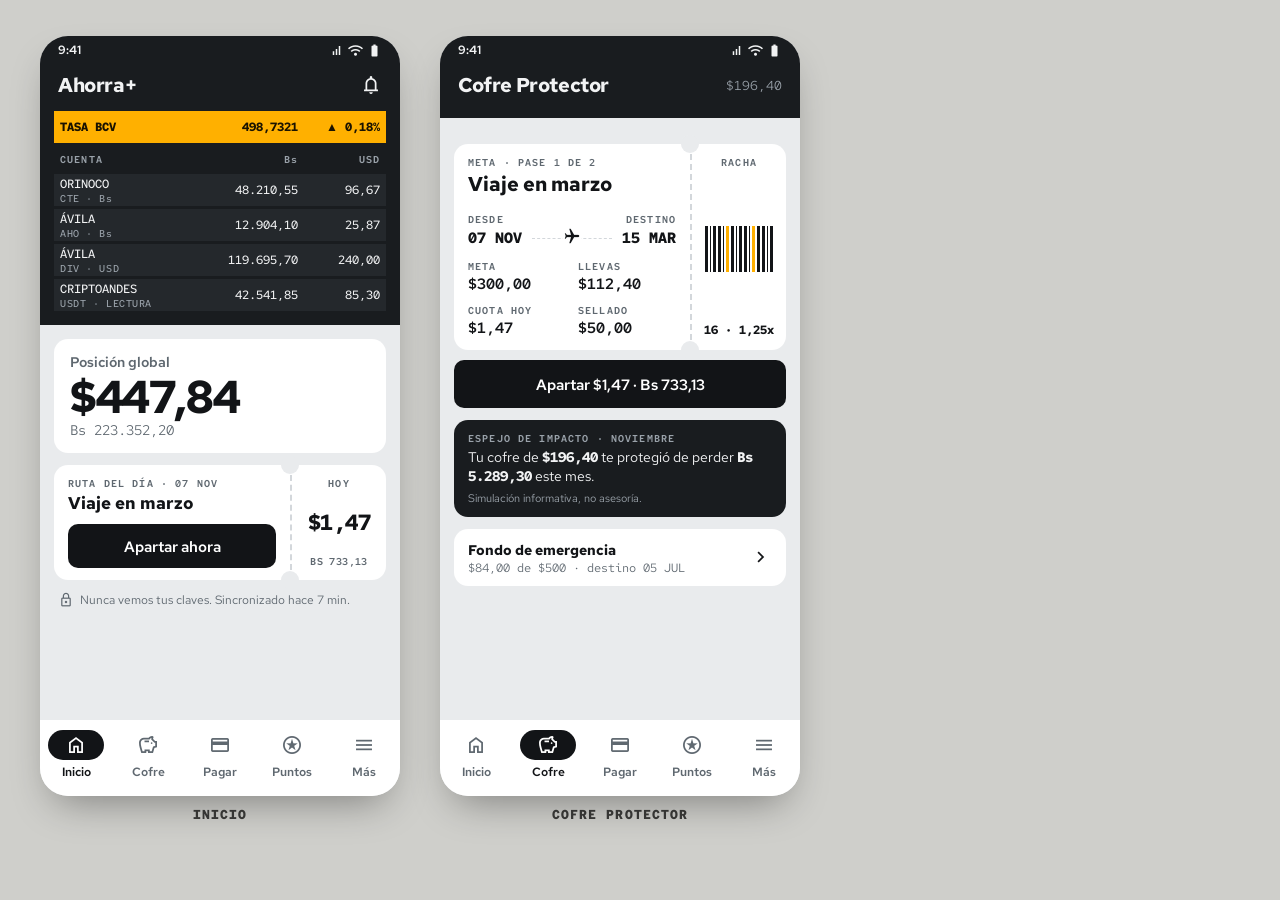
<file: .impeccable/mocks/decision/src/challenger-pase.html>
<!doctype html>
<html lang="es"><head><meta charset="utf-8">
<title>Pase de abordar</title>
<link href="https://fonts.googleapis.com/css2?family=Red+Hat+Text:wght@400..700&family=Red+Hat+Mono:wght@400..700&display=block" rel="stylesheet">
<link href="https://fonts.googleapis.com/css2?family=Material+Symbols+Outlined:opsz,wght,FILL,GRAD@24,400,0,0&display=block" rel="stylesheet">
<style>
:root{--board:#191C1F;--board2:#24282C;--on-board:#F2F3F4;--on-board2:#9AA2AA;--ground:#E9EBED;--panel:#FFFFFF;--ink:#121417;--ink2:#5F6870;--amber:#FFB000;--hair:#D3D7DB}
*{box-sizing:border-box;margin:0;padding:0}
body{background:#CFCFCB;display:flex;gap:40px;padding:36px 40px 28px;width:840px;font-family:"Red Hat Text",sans-serif;color:var(--ink)}
.col{display:flex;flex-direction:column;align-items:center;gap:12px}
.cap{font:700 13px/1 "Red Hat Mono";letter-spacing:.08em;text-transform:uppercase;color:#3b3b39}
.phone{width:360px;height:760px;border-radius:28px;overflow:hidden;position:relative;display:flex;flex-direction:column;background:var(--ground);box-shadow:0 18px 40px -14px rgba(0,0,0,.4)}
.ms{font-family:"Material Symbols Outlined";font-size:22px;line-height:1;font-weight:400;font-style:normal}
.mono{font-family:"Red Hat Mono",monospace;font-variant-numeric:tabular-nums}
.status{height:28px;display:flex;align-items:center;justify-content:space-between;padding:0 18px;font-weight:600;font-size:12px;background:var(--board);color:var(--on-board)}
.status .ic{display:flex;gap:4px}.status .ms{font-size:15px}
.board{background:var(--board);color:var(--on-board);padding:8px 14px 14px}
.top{display:flex;justify-content:space-between;align-items:center;padding:0 4px 10px}
.word{font-weight:700;font-size:20px;letter-spacing:-.02em}
.bh,.br{display:grid;grid-template-columns:1.25fr 1.2fr .8fr;gap:6px;padding:0 6px}
.bh{font:600 9.5px "Red Hat Mono";letter-spacing:.12em;color:var(--on-board2);padding-bottom:5px}
.br{font:500 12px "Red Hat Mono";height:32px;align-items:center;background:var(--board2);margin-top:3px}
.br span:not(:first-child),.bh span:not(:first-child){text-align:right}
.br.alert{background:var(--amber);color:#1A1300;font-weight:700}
.br small{font-size:9.5px;color:var(--on-board2);display:block;letter-spacing:.06em}
.content{flex:1;padding:14px 14px 0;position:relative}
.panel{background:var(--panel);border-radius:14px;padding:14px 16px}
.panel h2{font-size:14px;font-weight:600;color:var(--ink2)}
.total{font:700 46px "Red Hat Text";letter-spacing:-.03em;line-height:1.05;margin-top:2px;font-variant-numeric:tabular-nums}
.sub{font-size:13.5px;color:var(--ink2)}
.pass{background:var(--panel);border-radius:14px;margin-top:12px;position:relative;display:flex}
.pass .main{flex:1;padding:12px 14px}
.pass .stub{width:96px;border-left:2px dashed var(--hair);padding:12px 10px;display:flex;flex-direction:column;justify-content:space-between;align-items:center;text-align:center}
.pass::before,.pass::after{content:"";position:absolute;right:87px;width:18px;height:18px;border-radius:50%;background:var(--ground)}
.pass::before{top:-9px}.pass::after{bottom:-9px}
.lbl{font:600 9.5px "Red Hat Mono";letter-spacing:.12em;color:var(--ink2);text-transform:uppercase}
.big{font-weight:700;font-size:17px;margin-top:2px}
.amt{font:700 22px "Red Hat Mono";letter-spacing:-.02em}
.btn{height:44px;border-radius:10px;background:var(--ink);color:#fff;display:grid;place-items:center;font-weight:600;font-size:14.5px;margin-top:10px}
.note{display:flex;gap:6px;align-items:center;font-size:11.5px;color:var(--ink2);margin-top:12px;padding:0 4px}
.note .ms{font-size:16px}
.nav{height:76px;background:var(--panel);display:flex;justify-content:space-around;align-items:center;padding-bottom:6px}
.nav div{display:flex;flex-direction:column;align-items:center;gap:4px;font-size:11.5px;font-weight:600;color:var(--ink2);width:62px}
.nav .pill{width:56px;height:30px;border-radius:15px;display:grid;place-items:center}
.nav .on{color:var(--ink)} .nav .on .pill{background:var(--ink);color:#fff}
/* cofre */
.route{display:flex;align-items:flex-end;justify-content:space-between;margin-top:10px}
.route .mid{flex:1;margin:0 10px 9px;border-bottom:1.5px dashed var(--hair);position:relative}
.route .mid .ms{position:absolute;left:50%;top:-11px;transform:translateX(-50%) rotate(90deg);font-size:18px;background:#fff;color:var(--ink)}
.fields{display:grid;grid-template-columns:1fr 1fr;gap:10px 12px;margin-top:12px}
.fields .v{font:600 15px "Red Hat Mono";margin-top:1px}
.bars{display:flex;gap:2px;height:46px;align-items:stretch;margin-top:6px}
.bars i{width:3px;background:var(--ink)} .bars i.w{width:1px} .bars i.c{background:var(--amber)}
.mirror{background:var(--board);color:var(--on-board);border-radius:14px;margin-top:12px;padding:12px 14px}
.mirror p{font-size:14px;line-height:1.35;margin-top:3px}
.mirror p b{font-family:"Red Hat Mono"}
.mirror .lbl{color:var(--on-board2)} .mirror small{display:block;font-size:10.5px;color:var(--on-board2);margin-top:5px}
.mini{background:var(--panel);border-radius:14px;margin-top:12px;padding:10px 14px;display:flex;justify-content:space-between;align-items:center}
.mini b{font-size:14px}.mini .mono{font-size:12px;color:var(--ink2)}
</style></head>
<body>
<div class="col">
<div class="phone">
  <div class="status"><span>9:41</span><span class="ic"><span class="ms">signal_cellular_alt</span><span class="ms">wifi</span><span class="ms">battery_full</span></span></div>
  <div class="board">
    <div class="top"><span class="word">Ahorra+</span><span class="ms">notifications</span></div>
    <div class="br alert"><span>TASA BCV</span><span>498,7321</span><span>▲ 0,18%</span></div>
    <div class="bh" style="margin-top:10px"><span>CUENTA</span><span>Bs</span><span>USD</span></div>
    <div class="br"><span>ORINOCO<small>CTE · Bs</small></span><span>48.210,55</span><span>96,67</span></div>
    <div class="br"><span>ÁVILA<small>AHO · Bs</small></span><span>12.904,10</span><span>25,87</span></div>
    <div class="br"><span>ÁVILA<small>DIV · USD</small></span><span>119.695,70</span><span>240,00</span></div>
    <div class="br"><span>CRIPTOANDES<small>USDT · LECTURA</small></span><span>42.541,85</span><span>85,30</span></div>
  </div>
  <div class="content">
    <div class="panel"><h2>Posición global</h2><div class="total">$447,84</div><div class="sub mono">Bs 223.352,20</div></div>
    <div class="pass">
      <div class="main"><div class="lbl">Ruta del día · 07 nov</div><div class="big">Viaje en marzo</div><div class="btn">Apartar ahora</div></div>
      <div class="stub"><span class="lbl">Hoy</span><span class="amt">$1,47</span><span class="lbl" style="letter-spacing:.04em">Bs 733,13</span></div>
    </div>
    <div class="note"><span class="ms">lock</span>Nunca vemos tus claves. Sincronizado hace 7 min.</div>
  </div>
  <div class="nav">
    <div class="on"><span class="pill"><span class="ms">home</span></span>Inicio</div>
    <div><span class="pill"><span class="ms">savings</span></span>Cofre</div>
    <div><span class="pill"><span class="ms">credit_card</span></span>Pagar</div>
    <div><span class="pill"><span class="ms">stars</span></span>Puntos</div>
    <div><span class="pill"><span class="ms">menu</span></span>Más</div>
  </div>
</div>
<span class="cap">Inicio</span></div>

<div class="col">
<div class="phone">
  <div class="status"><span>9:41</span><span class="ic"><span class="ms">signal_cellular_alt</span><span class="ms">wifi</span><span class="ms">battery_full</span></span></div>
  <div class="board" style="padding-bottom:16px">
    <div class="top" style="padding-bottom:4px"><span class="word">Cofre Protector</span><span class="mono" style="font-size:13px;color:var(--on-board2)">$196,40</span></div>
  </div>
  <div class="content">
    <div class="pass">
      <div class="main">
        <div class="lbl">Meta · pase 1 de 2</div><div class="big" style="font-size:20px">Viaje en marzo</div>
        <div class="route"><span><span class="lbl">Desde</span><div class="mono" style="font-weight:700;font-size:15px">07 NOV</div></span><span class="mid"><span class="ms">flight</span></span><span style="text-align:right"><span class="lbl">Destino</span><div class="mono" style="font-weight:700;font-size:15px">15 MAR</div></span></div>
        <div class="fields">
          <div><div class="lbl">Meta</div><div class="v">$300,00</div></div>
          <div><div class="lbl">Llevas</div><div class="v">$112,40</div></div>
          <div><div class="lbl">Cuota hoy</div><div class="v">$1,47</div></div>
          <div><div class="lbl">Sellado</div><div class="v">$50,00</div></div>
        </div>
      </div>
      <div class="stub"><span class="lbl">Racha</span>
        <div class="bars"><i></i><i class="w"></i><i></i><i></i><i class="w"></i><i class="c"></i><i></i><i class="w"></i><i></i><i></i><i class="w"></i><i class="c"></i><i></i><i></i><i class="w"></i><i></i></div>
        <span class="mono" style="font-size:12px;font-weight:700">16 · 1,25x</span></div>
    </div>
    <div class="btn" style="height:48px">Apartar $1,47 · Bs 733,13</div>
    <div class="mirror"><div class="lbl">Espejo de Impacto · noviembre</div>
      <p>Tu cofre de <b>$196,40</b> te protegió de perder <b>Bs 5.289,30</b> este mes.</p><small>Simulación informativa, no asesoría.</small></div>
    <div class="mini"><span><b>Fondo de emergencia</b><div class="mono">$84,00 de $500 · destino 05 JUL</div></span><span class="ms">chevron_right</span></div>
  </div>
  <div class="nav">
    <div><span class="pill"><span class="ms">home</span></span>Inicio</div>
    <div class="on"><span class="pill"><span class="ms">savings</span></span>Cofre</div>
    <div><span class="pill"><span class="ms">credit_card</span></span>Pagar</div>
    <div><span class="pill"><span class="ms">stars</span></span>Puntos</div>
    <div><span class="pill"><span class="ms">menu</span></span>Más</div>
  </div>
</div>
<span class="cap">Cofre Protector</span></div>
</body></html>
</file>
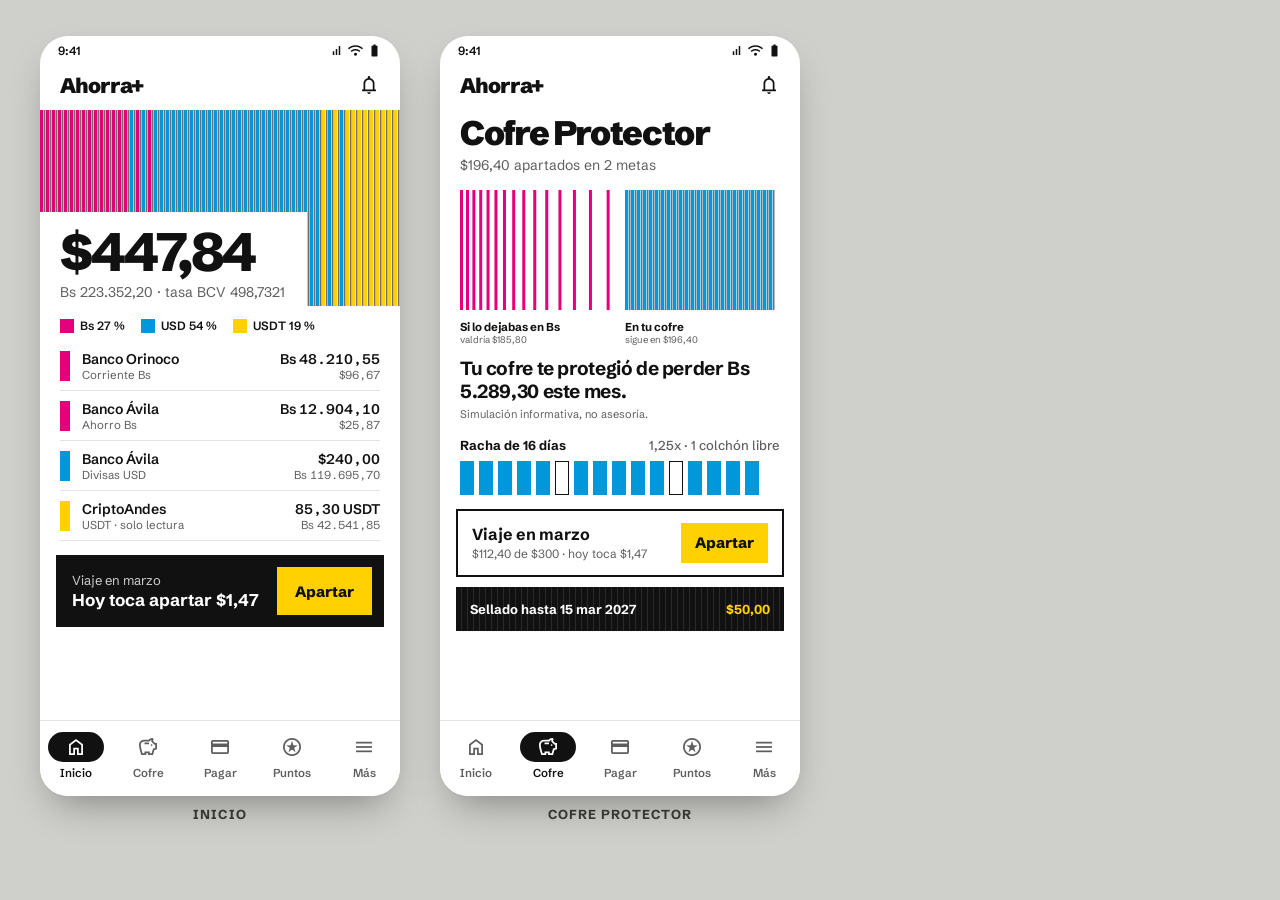
<file: .impeccable/mocks/decision/src/model-pick.html>
<!doctype html>
<html lang="es"><head><meta charset="utf-8">
<title>Cinética venezolana</title>
<link href="https://fonts.googleapis.com/css2?family=Schibsted+Grotesk:wght@400..900&display=block" rel="stylesheet">
<link href="https://fonts.googleapis.com/css2?family=Material+Symbols+Outlined:opsz,wght,FILL,GRAD@24,400,0,0&display=block" rel="stylesheet">
<style>
:root{--ground:#FFFFFF;--ink:#111111;--ink2:#5E5E5E;--line:#E4E4E4;--mag:#E4007C;--cy:#0098DB;--yel:#FFD100}
*{box-sizing:border-box;margin:0;padding:0}
body{background:#CFCFCB;display:flex;gap:40px;padding:36px 40px 28px;width:840px;font-family:"Schibsted Grotesk",sans-serif;color:var(--ink)}
.col{display:flex;flex-direction:column;align-items:center;gap:12px}
.cap{font:700 13px/1 "Schibsted Grotesk";letter-spacing:.08em;text-transform:uppercase;color:#3b3b39}
.phone{width:360px;height:760px;border-radius:28px;overflow:hidden;position:relative;display:flex;flex-direction:column;background:var(--ground);box-shadow:0 18px 40px -14px rgba(0,0,0,.4)}
.ms{font-family:"Material Symbols Outlined";font-size:22px;line-height:1;font-weight:400;font-style:normal}
.num{font-variant-numeric:normal}.rows .num{font-variant-numeric:tabular-nums}
.status{height:28px;display:flex;align-items:center;justify-content:space-between;padding:0 18px;font-weight:600;font-size:12px}
.status .ic{display:flex;gap:4px}.status .ms{font-size:15px}
.body{flex:1;position:relative;overflow:hidden}
.top{display:flex;justify-content:space-between;align-items:center;padding:8px 20px 12px}
.word{font-weight:900;font-size:21px;letter-spacing:-.03em}
.field{position:relative;height:196px}
.field svg{display:block}
.slab{position:absolute;left:0;bottom:-1px;background:var(--ground);padding:14px 22px 6px 20px}
.total{font-weight:800;font-size:54px;letter-spacing:-.045em;line-height:.95}
.sub{font-size:14px;color:var(--ink2);margin-top:6px}
.legend{display:flex;gap:16px;padding:12px 20px 4px;font-size:12px;font-weight:600}
.legend span{display:flex;align-items:center;gap:6px}
.sw{width:14px;height:14px;display:inline-block}
.rows{padding:4px 20px 0}
.row{display:flex;align-items:center;gap:12px;height:50px;border-bottom:1px solid var(--line)}
.chip{width:10px;height:30px}
.row .n{flex:1;font-weight:600;font-size:14px}
.row .n small{display:block;font-weight:400;font-size:11.5px;color:var(--ink2)}
.row .v{text-align:right;font-size:14px;font-weight:600}
.row .v small{display:block;font-weight:400;font-size:11.5px;color:var(--ink2)}
.route{margin:14px 16px 0;background:var(--ink);color:#fff;display:flex;align-items:center;justify-content:space-between;padding:12px 12px 12px 16px}
.route .t{font-size:13px;color:#cfcfcf}.route .t b{display:block;color:#fff;font-size:17px;font-weight:700;margin-top:1px}
.btn{height:48px;padding:0 18px;background:var(--yel);color:var(--ink);font-weight:800;font-size:15px;display:grid;place-items:center}
.nav{height:76px;border-top:1px solid var(--line);display:flex;justify-content:space-around;align-items:center;padding-bottom:6px;background:#fff}
.nav div{display:flex;flex-direction:column;align-items:center;gap:4px;font-size:11.5px;font-weight:600;color:var(--ink2);width:62px}
.nav .pill{width:56px;height:30px;border-radius:15px;display:grid;place-items:center}
.nav .on{color:var(--ink)} .nav .on .pill{background:var(--ink);color:#fff}
/* cofre */
.h1{font-weight:900;font-size:34px;letter-spacing:-.04em;padding:6px 20px 0;line-height:1}
.h1sub{font-size:14px;color:var(--ink2);padding:6px 20px 0}
.mirror{display:grid;grid-template-columns:1fr 1fr;gap:10px;padding:16px 20px 0}
.mirror .lab{font-size:11.5px;font-weight:700;margin-top:6px}
.mirror .lab small{display:block;font-weight:400;color:var(--ink2)}
.say{padding:12px 20px 0;font-size:19px;font-weight:700;letter-spacing:-.02em;line-height:1.2}
.disc{padding:4px 20px 0;font-size:11px;color:var(--ink2)}
.racha{padding:16px 20px 0}
.racha .hd{display:flex;justify-content:space-between;font-size:13px;font-weight:700}
.racha .hd span:last-child{font-weight:500;color:var(--ink2)}
.bars{display:flex;gap:5px;margin-top:8px;align-items:flex-end}
.bars i{width:14px;height:34px;background:var(--cy)}
.bars i.c{background:transparent;border:1.5px solid var(--ink);height:34px}
.goal{margin:14px 16px 0;border:2px solid var(--ink);padding:12px 14px;display:flex;justify-content:space-between;align-items:center}
.goal b{font-size:16px}.goal small{display:block;font-size:12px;color:var(--ink2);margin-top:2px}
.seal{margin:10px 16px 0;height:44px;display:flex;align-items:center;justify-content:space-between;padding:0 14px;color:#fff;font-size:13px;font-weight:700;
  background:repeating-linear-gradient(90deg,var(--ink) 0 5px,#2a2a2a 5px 6px)}
.seal span:last-child{color:var(--yel)}
</style></head>
<body>
<div class="col">
<div class="phone">
  <div class="status"><span>9:41</span><span class="ic"><span class="ms">signal_cellular_alt</span><span class="ms">wifi</span><span class="ms">battery_full</span></span></div>
  <div class="body">
    <div class="top"><span class="word">Ahorra+</span><span class="ms">notifications</span></div>
    <div class="field"><svg id="f1" width="360" height="196"></svg>
      <div class="slab"><div class="total num">$447,84</div><div class="sub num">Bs 223.352,20 · tasa BCV 498,7321</div></div>
    </div>
    <div class="legend"><span><i class="sw" style="background:var(--mag)"></i>Bs 27 %</span><span><i class="sw" style="background:var(--cy)"></i>USD 54 %</span><span><i class="sw" style="background:var(--yel)"></i>USDT 19 %</span></div>
    <div class="rows">
      <div class="row"><i class="chip" style="background:var(--mag)"></i><span class="n">Banco Orinoco<small>Corriente Bs</small></span><span class="v num">Bs 48.210,55<small>$96,67</small></span></div>
      <div class="row"><i class="chip" style="background:var(--mag)"></i><span class="n">Banco Ávila<small>Ahorro Bs</small></span><span class="v num">Bs 12.904,10<small>$25,87</small></span></div>
      <div class="row"><i class="chip" style="background:var(--cy)"></i><span class="n">Banco Ávila<small>Divisas USD</small></span><span class="v num">$240,00<small>Bs 119.695,70</small></span></div>
      <div class="row"><i class="chip" style="background:var(--yel)"></i><span class="n">CriptoAndes<small>USDT · solo lectura</small></span><span class="v num">85,30 USDT<small>Bs 42.541,85</small></span></div>
    </div>
    <div class="route"><span class="t">Viaje en marzo<b class="num">Hoy toca apartar $1,47</b></span><span class="btn">Apartar</span></div>
  </div>
  <div class="nav">
    <div class="on"><span class="pill"><span class="ms">home</span></span>Inicio</div>
    <div><span class="pill"><span class="ms">savings</span></span>Cofre</div>
    <div><span class="pill"><span class="ms">credit_card</span></span>Pagar</div>
    <div><span class="pill"><span class="ms">stars</span></span>Puntos</div>
    <div><span class="pill"><span class="ms">menu</span></span>Más</div>
  </div>
</div>
<span class="cap">Inicio</span></div>

<div class="col">
<div class="phone">
  <div class="status"><span>9:41</span><span class="ic"><span class="ms">signal_cellular_alt</span><span class="ms">wifi</span><span class="ms">battery_full</span></span></div>
  <div class="body">
    <div class="top"><span class="word">Ahorra+</span><span class="ms">notifications</span></div>
    <div class="h1">Cofre Protector</div>
    <div class="h1sub num">$196,40 apartados en 2 metas</div>
    <div class="mirror">
      <div><svg id="m1" width="150" height="120"></svg><div class="lab">Si lo dejabas en Bs<small class="num">valdría $185,80</small></div></div>
      <div><svg id="m2" width="150" height="120"></svg><div class="lab">En tu cofre<small class="num">sigue en $196,40</small></div></div>
    </div>
    <div class="say num">Tu cofre te protegió de perder Bs 5.289,30 este mes.</div>
    <div class="disc">Simulación informativa, no asesoría.</div>
    <div class="racha"><div class="hd"><span>Racha de 16 días</span><span class="num">1,25x · 1 colchón libre</span></div>
      <div class="bars"><i></i><i></i><i></i><i></i><i></i><i class="c"></i><i></i><i></i><i></i><i></i><i></i><i class="c"></i><i></i><i></i><i></i><i></i></div></div>
    <div class="goal"><span><b>Viaje en marzo</b><small class="num">$112,40 de $300 · hoy toca $1,47</small></span><span class="btn" style="height:40px;padding:0 14px">Apartar</span></div>
    <div class="seal"><span>Sellado hasta 15 mar 2027</span><span class="num">$50,00</span></div>
  </div>
  <div class="nav">
    <div><span class="pill"><span class="ms">home</span></span>Inicio</div>
    <div class="on"><span class="pill"><span class="ms">savings</span></span>Cofre</div>
    <div><span class="pill"><span class="ms">credit_card</span></span>Pagar</div>
    <div><span class="pill"><span class="ms">stars</span></span>Puntos</div>
    <div><span class="pill"><span class="ms">menu</span></span>Más</div>
  </div>
</div>
<span class="cap">Cofre Protector</span></div>
<script>
const NS='http://www.w3.org/2000/svg';
const C={m:'#E4007C',c:'#0098DB',y:'#FFD100',k:'#111111'};
function line(svg,x,w,h,col,y0=0){const r=document.createElementNS(NS,'rect');r.setAttribute('x',x);r.setAttribute('y',y0);r.setAttribute('width',w);r.setAttribute('height',h);r.setAttribute('fill',col);svg.appendChild(r);}
// Inducción cromática: color lines at the composition's share, black hairlines between; transitions dither.
(function(){const s=document.getElementById('f1');const W=360,H=196,step=6;
  const segs=[['m',0,.27],['c',.27,.81],['y',.81,1]];
  for(let x=0;x<W;x+=step){const t=x/W;let col='c';
    for(const [k,a,b] of segs){if(t>=a&&t<b)col=k;}
    // dither near boundaries
    for(const [k,a] of segs){if(a>0&&Math.abs(t-a)<.05){const idx=Math.round(x/step);const prev=segs[segs.findIndex(z=>z[1]===a)-1][0];col=(idx%2)?k:prev;}}
    line(s,x,3.4,H,C[col]); line(s,x+4.4,.9,H,C.k);
  }})();
// Espejo: Bs lines open up (loss), USD lines hold.
(function(){const a=document.getElementById('m1'),b=document.getElementById('m2');
  let x=0,g=3;while(x<150){line(a,x,3,120,C.m);x+=3+g;g*=1.13;}
  for(let x=0;x<150;x+=6){line(b,x,3.4,120,C.c);line(b,x+4.4,.9,120,C.k);}
})();
</script>
</body></html>
</file>
<file: tablero-kpis/estilos.css>
/* =====================================================================================
   Ahorra+ · Tablero de KPIs del prototipo — estilos
   Tokens de color por rol (claro/oscuro). Paleta validada con dataviz/validate_palette.js:
   categórica 3 slots (azul, naranja, aqua) · rampa ordinal azul (p50/p95/p99) · estados fijos.
   ===================================================================================== */
:root {
  color-scheme: light;
  --plano: #f9f9f7;            /* fondo de página */
  --superficie: #fcfcfb;       /* tarjetas y gráficos */
  --superficie-2: #f3f2ee;     /* controles, filas alternas */
  --tinta: #0b0b0b;
  --tinta-2: #52514e;
  --tinta-3: #898781;
  --rejilla: #e1e0d9;
  --eje: #c3c2b7;
  --borde: rgba(11, 11, 11, 0.10);
  --sombra: 0 1px 2px rgba(11, 11, 11, 0.04), 0 8px 24px -12px rgba(11, 11, 11, 0.18);

  --serie-1: #2a78d6;          /* azul  */
  --serie-2: #eb6834;          /* naranja */
  --serie-3: #1baf7a;          /* aqua  */
  --serie-4: #eda100;          /* amarillo */
  --serie-5: #e87ba4;          /* magenta */
  --serie-6: #008300;          /* verde */
  --ordinal-1: #86b6ef;        /* p50 */
  --ordinal-2: #2a78d6;        /* p95 */
  --ordinal-3: #0d366b;        /* p99 */
  --pista: #cde2fb;            /* pista del medidor (azul 100) */

  --bien: #0ca30c;
  --alerta: #fab219;
  --serio: #ec835a;
  --critico: #d03b3b;
  --bien-texto: #006300;
  --critico-texto: #b22a2a;
  --neutro-mark: #a9a79f;

  --marca-a: #0d366b;
  --marca-b: #2a78d6;
  --marca-c: #1baf7a;
  --radio: 14px;
  --fuente: system-ui, -apple-system, "Segoe UI", Roboto, sans-serif;
}
@media (prefers-color-scheme: dark) {
  :root:where(:not([data-theme="light"])) {
    color-scheme: dark;
    --plano: #0d0d0d; --superficie: #1a1a19; --superficie-2: #232322;
    --tinta: #f0efec; --tinta-2: #c3c2b7; --tinta-3: #898781;
    --rejilla: #2c2c2a; --eje: #383835; --borde: rgba(255, 255, 255, 0.10);
    --sombra: 0 1px 2px rgba(0, 0, 0, 0.3), 0 8px 24px -12px rgba(0, 0, 0, 0.6);
    --serie-1: #3987e5; --serie-2: #d95926; --serie-3: #199e70; --serie-4: #c98500; --serie-5: #d55181; --serie-6: #008300;
    --ordinal-1: #6da7ec; --ordinal-2: #3987e5; --ordinal-3: #184f95; --pista: #184f95;
    --bien-texto: #0ca30c; --critico-texto: #e66767; --neutro-mark: #6f6e68;
    --marca-a: #0b2a52; --marca-b: #1c5cab; --marca-c: #199e70;
  }
}
:root[data-theme="dark"] {
  color-scheme: dark;
  --plano: #0d0d0d; --superficie: #1a1a19; --superficie-2: #232322;
  --tinta: #f0efec; --tinta-2: #c3c2b7; --tinta-3: #898781;
  --rejilla: #2c2c2a; --eje: #383835; --borde: rgba(255, 255, 255, 0.10);
  --sombra: 0 1px 2px rgba(0, 0, 0, 0.3), 0 8px 24px -12px rgba(0, 0, 0, 0.6);
  --serie-1: #3987e5; --serie-2: #d95926; --serie-3: #199e70; --serie-4: #c98500; --serie-5: #d55181; --serie-6: #008300;
  --ordinal-1: #6da7ec; --ordinal-2: #3987e5; --ordinal-3: #184f95; --pista: #184f95;
  --bien-texto: #0ca30c; --critico-texto: #e66767; --neutro-mark: #6f6e68;
  --marca-a: #0b2a52; --marca-b: #1c5cab; --marca-c: #199e70;
}

* { box-sizing: border-box; }
html { -webkit-text-size-adjust: 100%; }
body {
  margin: 0; background: var(--plano); color: var(--tinta); font-family: var(--fuente); font-size: 14px; line-height: 1.45;
}
button, input, select { font: inherit; color: inherit; }
button { cursor: pointer; }
h1, h2, h3, h4 { margin: 0; font-weight: 650; letter-spacing: -0.01em; }
p { margin: 0; }
a { color: var(--serie-1); }
code { font-family: ui-monospace, "Cascadia Mono", Consolas, monospace; font-size: 0.92em; background: var(--superficie-2); padding: 1px 5px; border-radius: 5px; }
.visualmente-oculto { position: absolute; width: 1px; height: 1px; overflow: hidden; clip: rect(0 0 0 0); white-space: nowrap; }

/* ----------------------------------------------------------------------------- cabecera */
.banda {
  background: linear-gradient(110deg, var(--marca-a) 0%, var(--marca-b) 55%, var(--marca-c) 120%);
  color: #fff; padding: 22px 16px 64px;
}
.banda .interior { max-width: 1320px; margin: 0 auto; display: flex; flex-wrap: wrap; align-items: center; gap: 14px 24px; }
.marca { display: flex; align-items: center; gap: 12px; }
.marca .logo { width: 44px; height: 44px; border-radius: 12px; background: rgba(255,255,255,0.16); display: grid; place-items: center; backdrop-filter: blur(6px); }
.marca h1 { font-size: 20px; }
.marca p { font-size: 13px; opacity: 0.85; }
.banda .derecha { margin-left: auto; display: flex; flex-wrap: wrap; align-items: center; gap: 10px; }
.segmentado { display: inline-flex; background: rgba(255,255,255,0.14); border-radius: 999px; padding: 3px; }
.segmentado button {
  border: 0; background: transparent; color: #fff; padding: 6px 14px; border-radius: 999px; font-weight: 600; opacity: 0.8;
}
.segmentado button[aria-pressed="true"] { background: #fff; color: var(--marca-a); opacity: 1; box-shadow: 0 1px 2px rgba(0,0,0,0.2); }
.boton-icono {
  border: 1px solid rgba(255,255,255,0.35); background: rgba(255,255,255,0.12); color: #fff; width: 38px; height: 38px; border-radius: 10px;
  display: inline-grid; place-items: center;
}
.boton-icono:hover { background: rgba(255,255,255,0.22); }
.estado-fuente {
  display: inline-flex; align-items: center; gap: 8px; background: rgba(255,255,255,0.14); padding: 7px 12px; border-radius: 10px; font-size: 13px;
}
.estado-fuente .punto { width: 9px; height: 9px; border-radius: 50%; background: var(--alerta); box-shadow: 0 0 0 3px rgba(255,255,255,0.18); }
.estado-fuente .punto.ok { background: #35d07f; }
.estado-fuente .punto.mal { background: #ff6b6b; }

.contenido { max-width: 1320px; margin: -46px auto 48px; padding: 0 16px; }

/* ----------------------------------------------------------------------------- tarjetas */
.tarjeta {
  background: var(--superficie); border: 1px solid var(--borde); border-radius: var(--radio); box-shadow: var(--sombra); padding: 16px 18px;
}
.tarjeta > header { display: flex; align-items: flex-start; justify-content: space-between; gap: 12px; margin-bottom: 10px; }
.tarjeta > header h3 { font-size: 15px; }
.tarjeta > header .sub { color: var(--tinta-2); font-size: 12.5px; margin-top: 2px; }
.alternar { display: inline-flex; background: var(--superficie-2); border-radius: 8px; padding: 2px; flex: none; }
.alternar button { border: 0; background: transparent; padding: 4px 10px; border-radius: 6px; font-size: 12px; color: var(--tinta-2); font-weight: 600; }
.alternar button[aria-pressed="true"] { background: var(--superficie); color: var(--tinta); box-shadow: 0 1px 2px rgba(0,0,0,0.12); }
.vista[hidden] { display: none; }
.vista-grafico { min-height: 120px; }
.vista-grafico svg { display: block; width: 100%; height: auto; }
.leyenda { display: flex; flex-wrap: wrap; gap: 6px 16px; font-size: 12.5px; color: var(--tinta-2); margin: 2px 0 8px; }
.leyenda .clave { display: inline-flex; align-items: center; gap: 7px; }
.leyenda .muestra { width: 14px; height: 4px; border-radius: 2px; background: var(--serie-1); }
.leyenda .muestra.rect { width: 12px; height: 12px; border-radius: 3px; }
.leyenda .muestra.meta { width: 16px; height: 0; border-top: 2px dashed var(--tinta-2); background: none; }

/* ----------------------------------------------------------------------------- panel en vivo */
.panel-vivo { margin-bottom: 14px; display: none; }
.panel-vivo.visible { display: block; }
.panel-vivo form { display: grid; grid-template-columns: 1.4fr 1fr 1fr auto; gap: 10px; align-items: end; }
.campo label { display: block; font-size: 12px; color: var(--tinta-2); margin-bottom: 4px; font-weight: 600; }
.campo input {
  width: 100%; border: 1px solid var(--borde); background: var(--superficie-2); border-radius: 9px; padding: 8px 10px; outline: none;
}
.campo input:focus { border-color: var(--serie-1); box-shadow: 0 0 0 3px color-mix(in srgb, var(--serie-1) 25%, transparent); }
.boton {
  border: 1px solid transparent; background: var(--serie-1); color: #fff; padding: 9px 16px; border-radius: 9px; font-weight: 650;
}
.boton:hover { filter: brightness(1.08); }
.boton.secundario { background: var(--superficie-2); color: var(--tinta); border-color: var(--borde); }
.boton.pequeno { padding: 5px 10px; font-size: 12px; border-radius: 7px; }
.panel-vivo .ayuda { margin-top: 10px; font-size: 12.5px; color: var(--tinta-2); display: flex; flex-wrap: wrap; gap: 8px 14px; align-items: center; }
.mensaje-error { color: var(--critico-texto); font-weight: 600; font-size: 12.5px; }

/* ----------------------------------------------------------------------------- filtros */
.filtros {
  display: flex; flex-wrap: wrap; align-items: center; gap: 10px 20px; padding: 12px 16px; margin-bottom: 14px;
}
.filtros .grupo { display: flex; align-items: center; gap: 8px; }
.filtros .grupo > span { font-size: 12.5px; color: var(--tinta-2); font-weight: 600; }
.pastillas { display: inline-flex; background: var(--superficie-2); border-radius: 10px; padding: 3px; }
.pastillas button { border: 0; background: transparent; padding: 5px 12px; border-radius: 8px; font-size: 13px; color: var(--tinta-2); font-weight: 600; }
.pastillas button[aria-pressed="true"] { background: var(--superficie); color: var(--tinta); box-shadow: 0 1px 2px rgba(0,0,0,0.14); }
.filtros .derecha { margin-left: auto; display: flex; align-items: center; gap: 10px; font-size: 12.5px; color: var(--tinta-2); }
.conmutador { display: inline-flex; align-items: center; gap: 8px; cursor: pointer; }
.conmutador input { appearance: none; width: 34px; height: 20px; border-radius: 999px; background: var(--eje); position: relative; margin: 0; transition: background .2s; }
.conmutador input::after { content: ""; position: absolute; top: 2px; left: 2px; width: 16px; height: 16px; border-radius: 50%; background: #fff; transition: transform .2s; }
.conmutador input:checked { background: var(--serie-1); }
.conmutador input:checked::after { transform: translateX(14px); }

.resumen-ventana { color: var(--tinta-2); font-size: 12.5px; margin: -6px 4px 12px; }

/* ----------------------------------------------------------------------------- fila de KPIs */
.kpis { display: grid; grid-template-columns: repeat(4, minmax(0, 1fr)); gap: 14px; margin-bottom: 14px; }
.kpi { position: relative; overflow: hidden; padding-top: 18px; }
.kpi::before { content: ""; position: absolute; inset: 0 0 auto 0; height: 5px; background: var(--acento, var(--serie-1)); }
.kpi.bien { --acento: var(--bien); } .kpi.alerta { --acento: var(--alerta); } .kpi.critico { --acento: var(--critico); } .kpi.neutro { --acento: var(--neutro-mark); }
.kpi .cabeza { display: flex; flex-wrap: wrap; align-items: center; justify-content: space-between; gap: 6px 8px; }
.kpi .etiqueta { font-size: 13px; color: var(--tinta-2); font-weight: 600; display: flex; align-items: center; gap: 8px; white-space: nowrap; }
.kpi .icono { width: 28px; height: 28px; border-radius: 8px; display: grid; place-items: center; background: color-mix(in srgb, var(--acento) 16%, transparent); color: var(--acento); }
.kpi .valor { font-size: 40px; font-weight: 700; letter-spacing: -0.02em; line-height: 1.05; margin: 10px 0 2px; }
.kpi .valor small { font-size: 16px; font-weight: 600; color: var(--tinta-2); margin-left: 4px; letter-spacing: 0; }
.kpi .detalle { font-size: 12.5px; color: var(--tinta-2); min-height: 18px; }
.kpi .pie { display: flex; align-items: flex-end; justify-content: space-between; gap: 10px; margin-top: 10px; }
.kpi .pie .sparkline { flex: none; }
.kpi .delta { font-size: 12.5px; font-weight: 650; display: inline-flex; flex-wrap: wrap; align-items: center; gap: 2px 4px; line-height: 1.3; }
.kpi .delta.sube-bien, .kpi .delta.baja-bien { color: var(--bien-texto); }
.kpi .delta.sube-mal, .kpi .delta.baja-mal { color: var(--critico-texto); }
.kpi .delta.igual { color: var(--tinta-3); }
.kpi .delta .vs { color: var(--tinta-3); font-weight: 500; }
.estado-pastilla {
  display: inline-flex; align-items: center; gap: 6px; font-size: 12px; font-weight: 650; padding: 3px 9px; border-radius: 999px;
  background: color-mix(in srgb, var(--acento) 14%, transparent); color: var(--tinta);
}
.estado-pastilla svg { color: var(--acento); }
.kpi .meta { font-size: 11.5px; color: var(--tinta-3); margin-top: 6px; }
.kpi .medidor { margin-top: 8px; }

/* ----------------------------------------------------------------------------- rejilla de gráficos */
.rejilla { display: grid; grid-template-columns: repeat(2, minmax(0, 1fr)); gap: 14px; margin-bottom: 14px; }
.rejilla .ancha { grid-column: 1 / -1; }
.titulo-seccion { display: flex; align-items: center; gap: 10px; margin: 26px 0 12px; }
.titulo-seccion h2 { font-size: 17px; }
.titulo-seccion .numero { width: 26px; height: 26px; border-radius: 8px; background: var(--serie-1); color: #fff; display: grid; place-items: center; font-size: 13px; font-weight: 700; }
.titulo-seccion p { color: var(--tinta-2); font-size: 13px; }

/* tablas (vista alterna + últimos pagos) */
.tabla { width: 100%; border-collapse: collapse; font-size: 12.5px; }
.tabla th, .tabla td { padding: 7px 8px; border-bottom: 1px solid var(--rejilla); text-align: left; white-space: nowrap; }
.tabla th { color: var(--tinta-2); font-weight: 650; font-size: 12px; position: sticky; top: 0; background: var(--superficie); }
.tabla td.num, .tabla th.num { text-align: right; font-variant-numeric: tabular-nums; }
.tabla tbody tr:hover { background: var(--superficie-2); }
.tabla td:last-child { white-space: normal; min-width: 200px; }
.tabla-envoltura { overflow: auto; max-height: 420px; }
.chip { display: inline-flex; align-items: center; gap: 5px; padding: 2px 8px; border-radius: 999px; font-size: 11.5px; font-weight: 650; background: var(--superficie-2); color: var(--tinta-2); }
.chip::before { content: ""; width: 7px; height: 7px; border-radius: 50%; background: var(--chip, var(--tinta-3)); }
.chip.ok { --chip: var(--bien); } .chip.mal { --chip: var(--critico); } .chip.aviso { --chip: var(--alerta); } .chip.info { --chip: var(--serie-1); }

/* listas ordenadas (barras + motivos) */
.dos-columnas { display: grid; grid-template-columns: 1fr 1fr; gap: 16px; }
.dos-columnas h4 { font-size: 12.5px; color: var(--tinta-2); margin-bottom: 6px; }
.vacio { color: var(--tinta-3); font-size: 13px; padding: 18px 0; text-align: center; }

/* distribución de estados: segmentada + leyenda */
.segmentada-leyenda { display: grid; grid-template-columns: repeat(auto-fit, minmax(150px, 1fr)); gap: 6px 14px; margin-top: 10px; font-size: 12.5px; }
.segmentada-leyenda .clave { display: flex; align-items: center; gap: 8px; color: var(--tinta-2); }
.segmentada-leyenda .clave b { color: var(--tinta); font-variant-numeric: tabular-nums; margin-left: auto; }

/* ----------------------------------------------------------------------------- cómo se mide */
.definiciones { display: grid; grid-template-columns: repeat(2, minmax(0, 1fr)); gap: 14px; }
.definicion h3 { font-size: 15px; display: flex; align-items: center; gap: 8px; }
.definicion .formula { margin: 10px 0; padding: 10px 12px; border-radius: 10px; background: var(--superficie-2); font-family: ui-monospace, "Cascadia Mono", Consolas, monospace; font-size: 12.5px; }
.definicion ul { margin: 8px 0 0; padding-left: 18px; color: var(--tinta-2); font-size: 13px; }
.definicion li { margin: 3px 0; }
.definicion .fuente { font-size: 12px; color: var(--tinta-3); margin-top: 8px; }

/* tooltip compartido */
.tooltip {
  position: fixed; z-index: 50; pointer-events: none; background: var(--superficie); border: 1px solid var(--borde); border-radius: 10px;
  box-shadow: var(--sombra); padding: 8px 10px; font-size: 12.5px; min-width: 150px; opacity: 0; transition: opacity .08s;
}
.tooltip.visible { opacity: 1; }
.tooltip .titulo { font-weight: 650; color: var(--tinta-2); margin-bottom: 4px; font-size: 12px; }
.tooltip .fila { display: flex; align-items: center; gap: 8px; padding: 1px 0; }
.tooltip .fila .clave { width: 14px; height: 3px; border-radius: 2px; flex: none; }
.tooltip .fila .valor { font-weight: 700; color: var(--tinta); font-variant-numeric: tabular-nums; }
.tooltip .fila .nombre { color: var(--tinta-2); }

/* gráficos SVG: estilos comunes */
.g-rejilla { stroke: var(--rejilla); stroke-width: 1; }
.g-eje { stroke: var(--eje); stroke-width: 1; }
.g-texto { fill: var(--tinta-3); font-size: 11px; font-family: var(--fuente); font-variant-numeric: tabular-nums; }
.g-texto-2 { fill: var(--tinta-2); font-size: 11.5px; font-family: var(--fuente); font-weight: 600; }
.g-meta { stroke: var(--tinta-2); stroke-width: 1; stroke-dasharray: 4 3; opacity: .8; }
.g-cruz { stroke: var(--eje); stroke-width: 1; }
.g-golpe { fill: transparent; cursor: crosshair; outline: none; }
.g-golpe:focus-visible { outline: 2px solid var(--serie-1); outline-offset: -2px; }
.g-columna { transition: opacity .12s; }
.g-columna.atenuada { opacity: .45; }
.g-barra-golpe { fill: transparent; }
.g-barra-golpe:hover + .g-barra, .g-barra:hover { filter: brightness(1.08); }

/* actualización: el frame se mantiene atenuado, sin esqueleto */
.contenido.cargando .tarjeta { opacity: .55; transition: opacity .2s; }

/* diálogo de metas */
dialog { border: 1px solid var(--borde); border-radius: var(--radio); background: var(--superficie); color: var(--tinta); padding: 20px 22px; width: min(520px, 92vw); box-shadow: var(--sombra); }
dialog::backdrop { background: rgba(0,0,0,0.35); backdrop-filter: blur(2px); }
dialog h2 { font-size: 17px; margin-bottom: 4px; }
dialog p { color: var(--tinta-2); font-size: 13px; }
dialog .campos { display: grid; grid-template-columns: 1fr 1fr; gap: 12px; margin: 14px 0; }
dialog .acciones { display: flex; justify-content: flex-end; gap: 8px; }

.pie-pagina { color: var(--tinta-3); font-size: 12.5px; text-align: center; margin-top: 24px; line-height: 1.6; }

@media (max-width: 1000px) {
  .kpis { grid-template-columns: repeat(2, minmax(0, 1fr)); }
  .rejilla, .definiciones { grid-template-columns: 1fr; }
  .panel-vivo form { grid-template-columns: 1fr 1fr; }
}
@media (max-width: 560px) {
  .kpis { grid-template-columns: 1fr; }
  .dos-columnas { grid-template-columns: 1fr; }
  .panel-vivo form { grid-template-columns: 1fr; }
  .banda { padding-bottom: 56px; }
  .kpi .valor { font-size: 34px; }
}
@media (prefers-reduced-motion: reduce) { * { transition: none !important; } }
</file>
